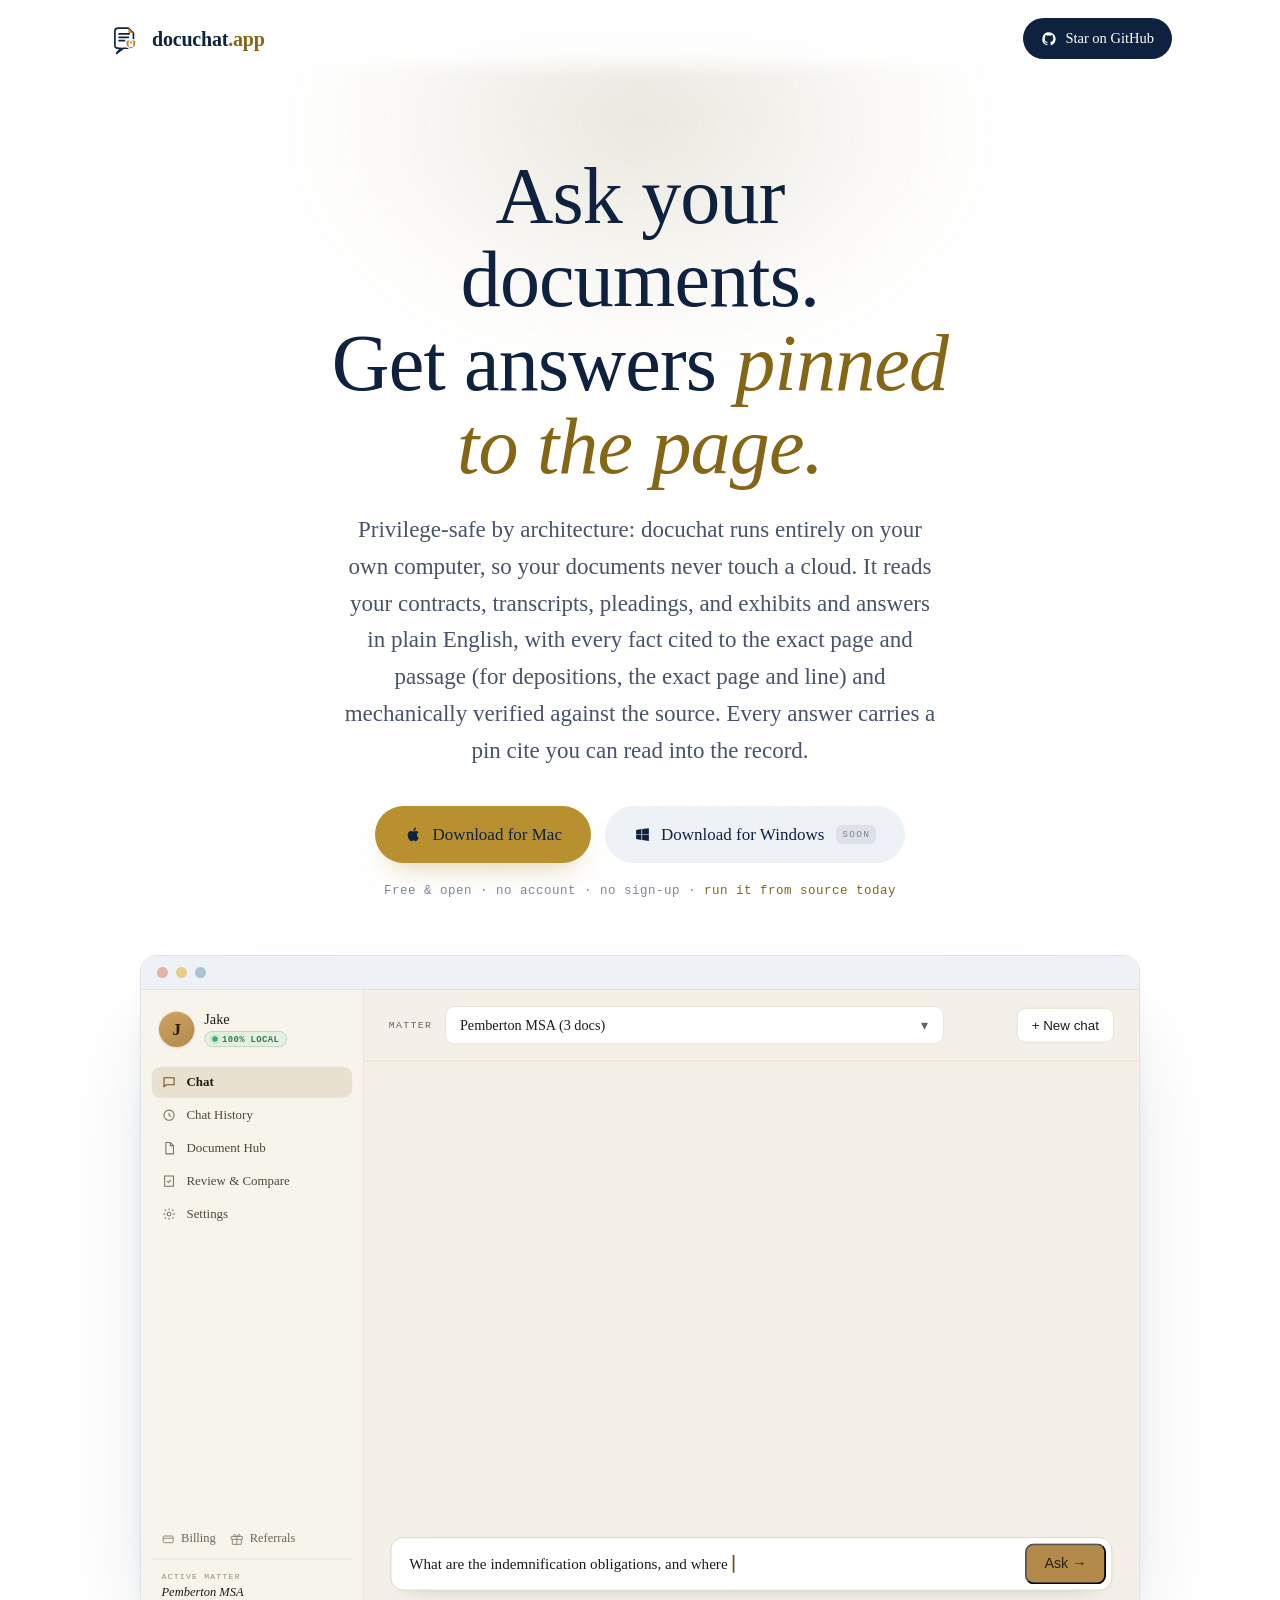
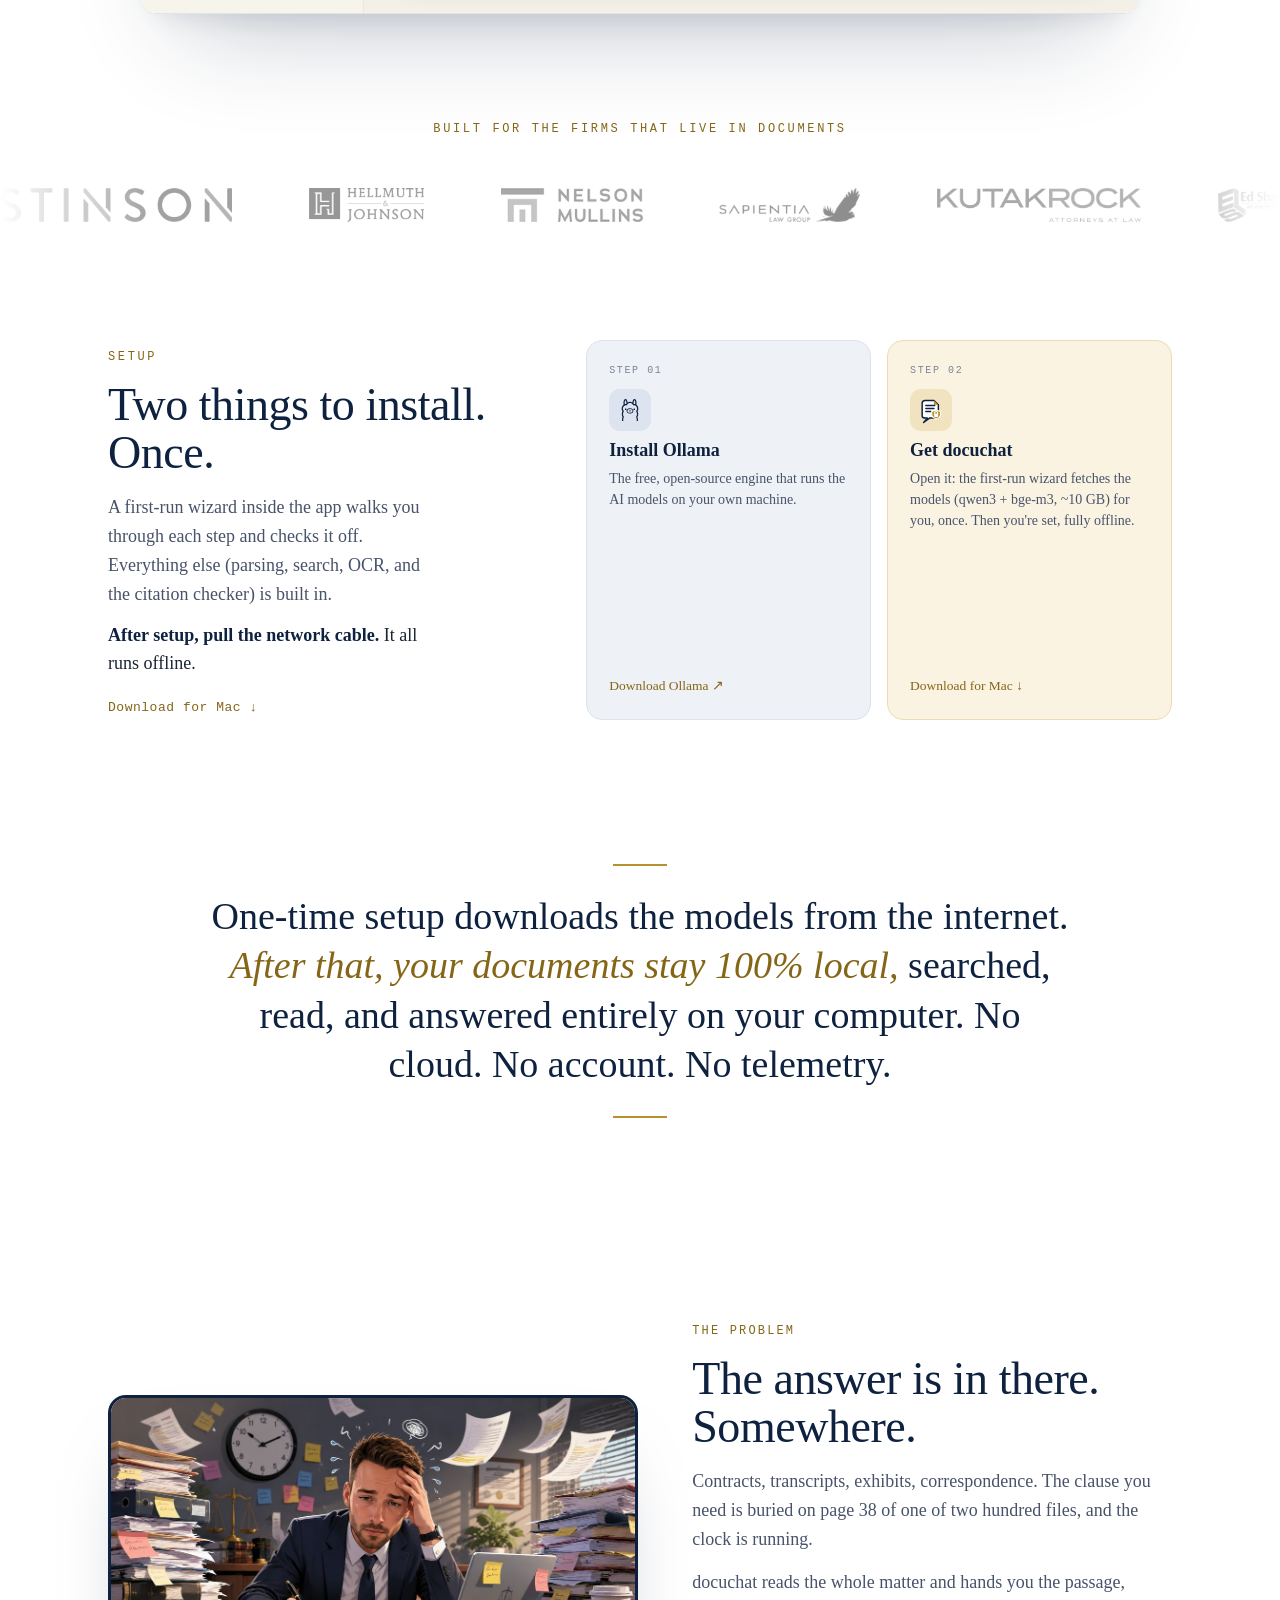
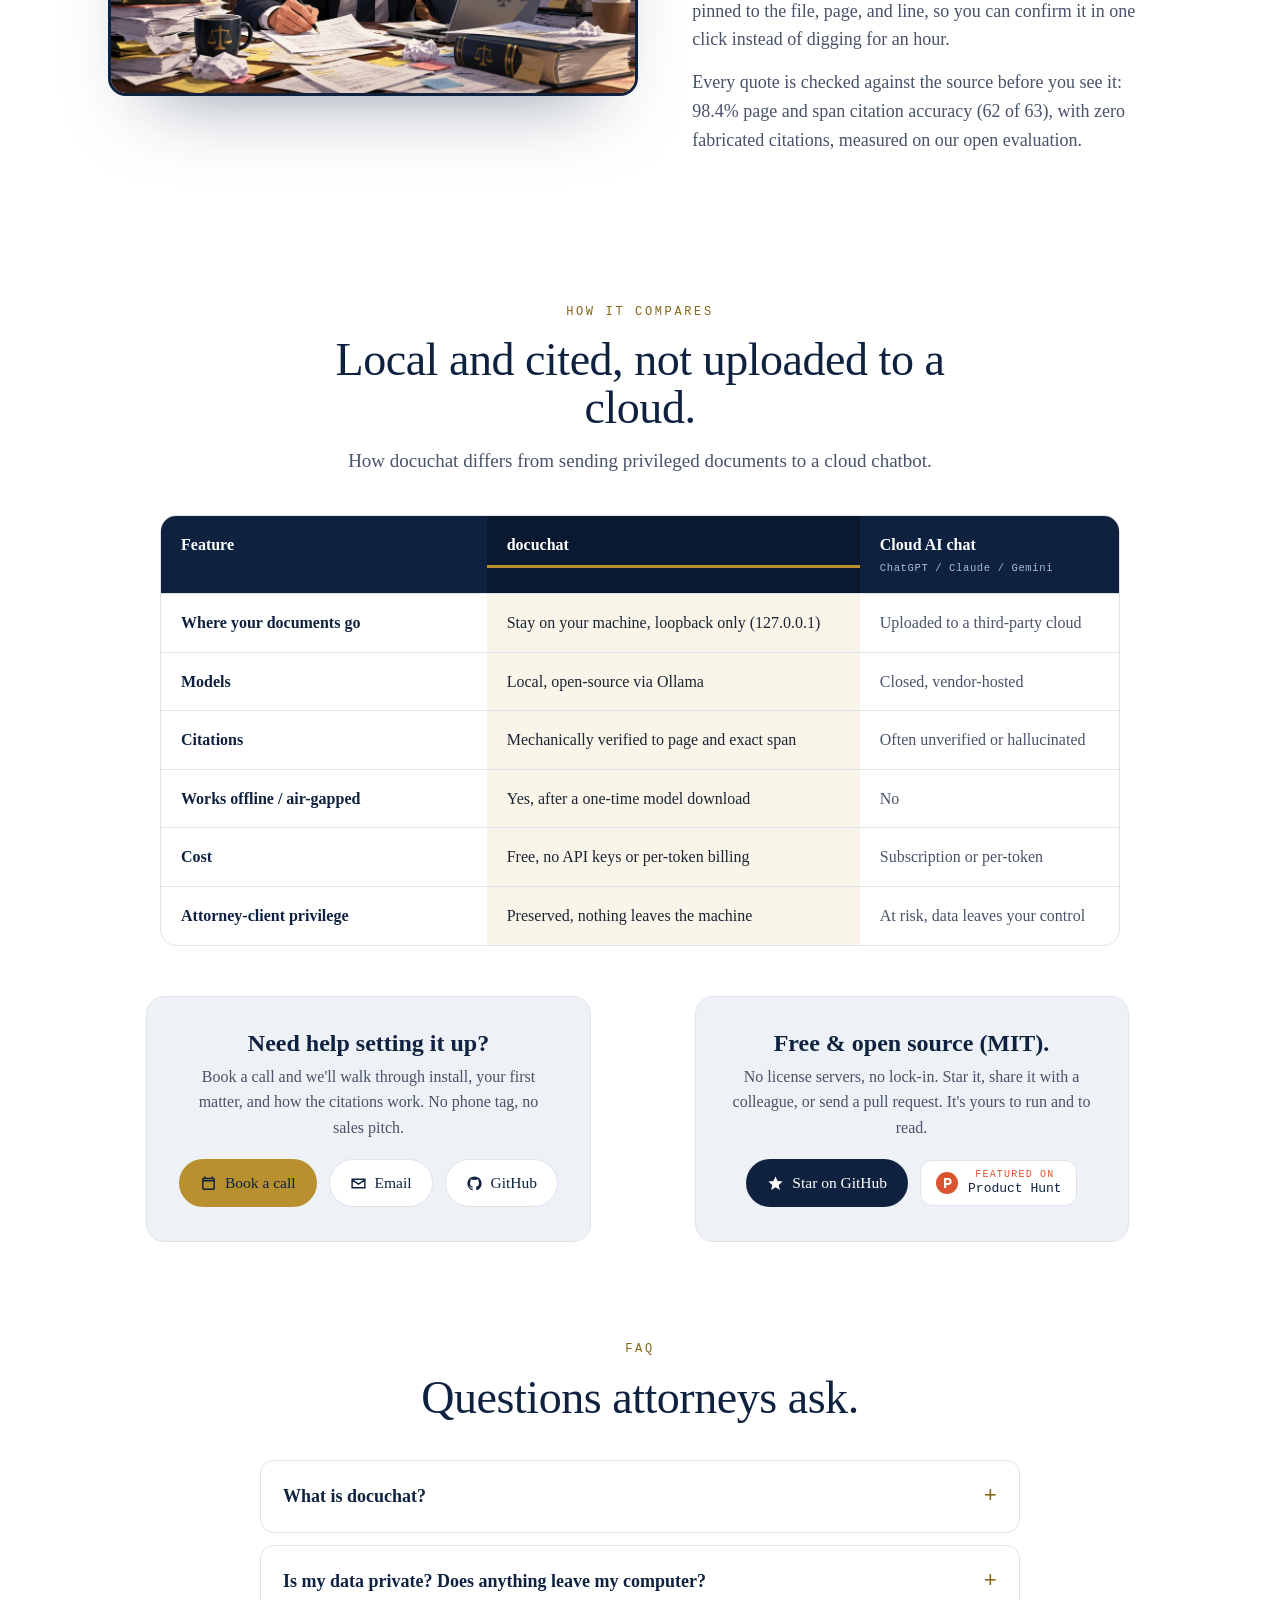
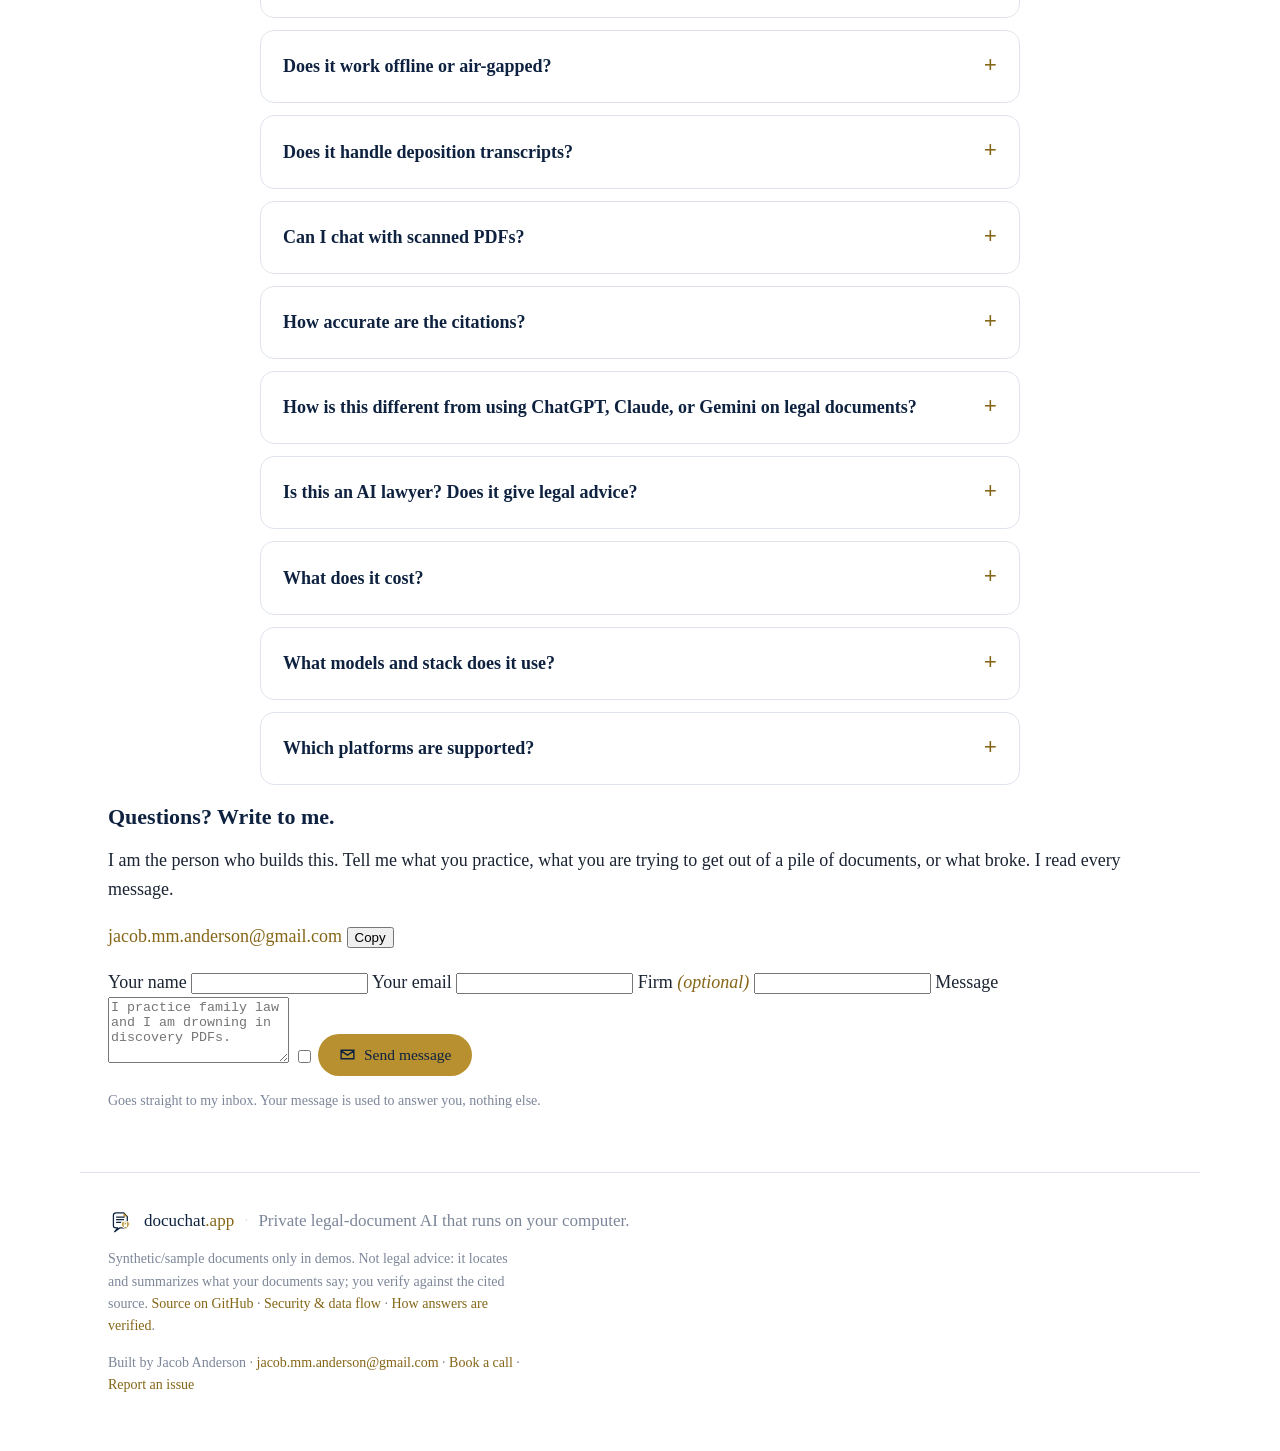
<file: site/index.html>
<!doctype html>
<html lang="en">
<head>
  <meta charset="utf-8">
  <meta name="viewport" content="width=device-width, initial-scale=1">
  <meta http-equiv="Content-Security-Policy" content="default-src 'self'; style-src 'self' 'unsafe-inline' https://fonts.googleapis.com; font-src https://fonts.gstatic.com; img-src 'self' data: https://api.producthunt.com https://ph-files.imgix.net; script-src 'self' https://us-assets.i.posthog.com; connect-src 'self' https://api.web3forms.com https://us.i.posthog.com https://us-assets.i.posthog.com; frame-src 'self'; base-uri 'self'; form-action 'self'; upgrade-insecure-requests">
  <meta name="referrer" content="strict-origin-when-cross-origin">
  <title>docuchat.app: your documents, answered, on your own computer</title>
  <meta name="description" content="A private AI for your legal documents. Ask questions, get answers pinned to the exact page and passage, and it runs 100% on your own Mac. No cloud, no account, no telemetry.">
  <link rel="canonical" href="https://docuchat.app/">
  <!-- google-site-verification meta goes here (owner creates the Search Console property and supplies the token) -->

  <!-- Open Graph / Twitter (share preview) -->
  <meta property="og:type" content="website">
  <meta property="og:site_name" content="docuchat.app">
  <meta property="og:title" content="docuchat.app: private, local AI for your legal documents">
  <meta property="og:description" content="Ask questions across your contracts, transcripts, and exhibits and get answers pinned to the exact page and span. Runs 100% on your own computer. Free and open source.">
  <meta property="og:url" content="https://docuchat.app/">
  <meta property="og:image" content="https://docuchat.app/assets/og-cover.png">
  <meta property="og:image:width" content="1200">
  <meta property="og:image:height" content="630">
  <meta property="og:image:alt" content="docuchat.app: ask your documents, get answers pinned to the page.">
  <meta name="twitter:card" content="summary_large_image">
  <meta name="twitter:title" content="docuchat.app: private, local AI for your legal documents">
  <meta name="twitter:description" content="Answers pinned to the exact page and span, running 100% on your own computer. Free and open source.">
  <meta name="twitter:image" content="https://docuchat.app/assets/og-cover.png">

  <!-- Public marketing page (NOT the air-gapped app). Distinctive web fonts are fine here. -->
  <link rel="preconnect" href="https://fonts.googleapis.com">
  <link rel="preconnect" href="https://fonts.gstatic.com" crossorigin>
  <link href="https://fonts.googleapis.com/css2?family=Fraunces:opsz,wght@9..144,400;9..144,500;9..144,600;9..144,900&family=Newsreader:ital,opsz,wght@0,6..72,400;0,6..72,500;1,6..72,400&family=IBM+Plex+Mono:wght@400;500&display=swap" rel="stylesheet">
  <link rel="stylesheet" href="styles.css">
  <link rel="icon" href="favicon.svg" type="image/svg+xml">

  <!-- Structured data (machine-only; not rendered) -->
  <script type="application/ld+json">
  {
    "@context": "https://schema.org",
    "@type": "Organization",
    "name": "docuchat",
    "url": "https://docuchat.app/",
    "logo": "https://docuchat.app/assets/docuchat-logo.png",
    "description": "Private, local AI for legal documents that keeps every document on your own computer and cites every answer to the exact page and span.",
    "sameAs": [
      "https://github.com/janderswag/docuchat.app",
      "https://www.producthunt.com/p/legal-document-chat-for-attorneys-open/legal-document-chat-for-attorneys-open"
    ]
  }
  </script>
  <script type="application/ld+json">
  {
    "@context": "https://schema.org",
    "@type": "SoftwareApplication",
    "name": "docuchat",
    "applicationCategory": "BusinessApplication",
    "operatingSystem": "macOS",
    "url": "https://docuchat.app/",
    "downloadUrl": "https://github.com/janderswag/docuchat.app/releases/latest/download/docuchat.dmg",
    "softwareVersion": "0.6.0",
    "softwareLicense": "https://opensource.org/licenses/MIT",
    "description": "Private, local AI for legal documents. Ask questions across your contracts, transcripts, and exhibits and get answers pinned to the exact page and span, running 100% on your own computer. Every citation is mechanically verified against the source; no cloud, no account, no telemetry.",
    "offers": {
      "@type": "Offer",
      "price": "0",
      "priceCurrency": "USD"
    }
  }
  </script>
</head>
<body>
  <div class="grain" aria-hidden="true"></div>

  <header class="masthead">
    <a class="wordmark" href="#top" aria-label="docuchat.app home">
      <svg class="logo-mark" viewBox="0 0 40 38" aria-hidden="true">
        <path class="lk-bubble" d="M12 6 H24 L30 12 V27 Q30 30 27 30 H18 L10 36 L15 30 H13 Q8 30 8 27 V10 Q8 6 12 6 Z"/>
        <path class="lk-fold" d="M24 6 L30 12 H24 Z"/>
        <path class="lk-line" d="M13 13 H25"/>
        <path class="lk-line" d="M13 17 H24"/>
        <path class="lk-line" d="M13 21 H20"/>
        <path class="lk-shield" d="M27 19 L33 21 V25 Q33 29 27 31 Q21 29 21 25 V21 Z"/>
        <path class="lk-lock" d="M25 24 V23 Q25 21 27 21 Q29 21 29 23 V24"/>
        <rect class="lk-lock-body" x="24.3" y="24" width="5.4" height="4.4" rx="1"/>
      </svg>
      <span class="wordmark-text">docuchat<span class="tld">.app</span></span>
    </a>
    <nav class="topnav">
      <a class="nav-gh" href="https://github.com/janderswag/docuchat.app" target="_blank" rel="noopener noreferrer" aria-label="docuchat on GitHub">
        <svg viewBox="0 0 24 24" aria-hidden="true"><path d="M12 2a10 10 0 0 0-3.16 19.49c.5.09.68-.22.68-.48v-1.7c-2.78.6-3.37-1.34-3.37-1.34-.46-1.16-1.11-1.47-1.11-1.47-.91-.62.07-.6.07-.6 1 .07 1.53 1.03 1.53 1.03.89 1.53 2.34 1.09 2.91.83.09-.65.35-1.09.63-1.34-2.22-.25-4.55-1.11-4.55-4.94 0-1.09.39-1.98 1.03-2.68-.1-.25-.45-1.27.1-2.65 0 0 .84-.27 2.75 1.02a9.5 9.5 0 0 1 5 0c1.91-1.29 2.75-1.02 2.75-1.02.55 1.38.2 2.4.1 2.65.64.7 1.03 1.59 1.03 2.68 0 3.84-2.34 4.69-4.57 4.94.36.31.68.92.68 1.85v2.74c0 .27.18.58.69.48A10 10 0 0 0 12 2z"/></svg>
        Star on GitHub
      </a>
    </nav>
  </header>

  <main id="top">
    <!-- HERO -->
    <section class="hero">
      <div class="glow" aria-hidden="true"></div>
      <h1 class="reveal" style="--d:0ms">
        Ask your documents.<br>
        Get answers <em>pinned to the&nbsp;page.</em>
      </h1>
      <p class="lede reveal" style="--d:160ms">
        Privilege-safe by architecture: docuchat runs entirely on your own computer, so your documents
        never touch a cloud. It reads your contracts, transcripts, pleadings, and exhibits and answers
        in plain English, with every fact cited to the exact page and passage (for depositions, the
        exact page and line) and mechanically verified against the source. Every answer carries a
        pin cite you can read into the record.
      </p>
      <div class="hero-cta reveal" style="--d:240ms">
        <a class="btn btn-mac" href="https://github.com/janderswag/docuchat.app/releases/latest/download/docuchat.dmg">
          <svg viewBox="0 0 24 24" class="apple" aria-hidden="true"><path d="M16.4 12.6c0-2.2 1.8-3.3 1.9-3.4-1-1.5-2.6-1.7-3.2-1.7-1.4-.1-2.6.8-3.3.8-.7 0-1.7-.8-2.8-.8-1.5 0-2.8.8-3.6 2.2-1.5 2.6-.4 6.5 1.1 8.6.7 1 1.6 2.2 2.7 2.1 1.1 0 1.5-.7 2.8-.7s1.7.7 2.8.7c1.2 0 1.9-1 2.6-2 .8-1.2 1.2-2.3 1.2-2.4-.1 0-2.2-.9-2.2-3.5zM14.3 6c.6-.7 1-1.7.9-2.7-.9 0-1.9.6-2.5 1.3-.5.6-1 1.6-.9 2.6 1 .1 2-.5 2.5-1.2z"/></svg>
          Download for Mac
        </a>
        <span class="btn btn-win" aria-disabled="true">
          <svg viewBox="0 0 24 24" class="win" aria-hidden="true"><path d="M3 5.5 10.5 4.4v7.1H3V5.5zM10.5 12.5v7.1L3 18.5v-6H10.5zM11.5 4.2 21 3v8.5h-9.5V4.2zM21 12.5V21l-9.5-1.3V12.5H21z"/></svg>
          Download for Windows <span class="btn-soon">soon</span>
        </span>
      </div>
      <p class="hero-fineprint reveal" style="--d:320ms">Free &amp; open &middot; no account &middot; no sign-up &middot; <a href="https://github.com/janderswag/docuchat.app" target="_blank" rel="noopener noreferrer">run it from source today</a></p>

      <!-- Product shot, directly under the buttons: the LIVE animated demo (auto-plays, loops).
           Swap the iframe src for a real screen-recording later. -->
      <figure class="hero-shot reveal" style="--d:420ms"
              aria-label="docuchat.app in action: typing a question and getting an answer cited to the exact page and section of the source document.">
        <div class="screen-bar"><span></span><span></span><span></span></div>
        <iframe class="screen-demo" src="demo.html" title="docuchat.app live demo"
                loading="lazy" scrolling="no" tabindex="-1"></iframe>
      </figure>
    </section>

    <!-- FIRMS: a quiet river of practices below the demo. Two identical sets
         (.firm-set) make the drift loop seamless; the second is aria-hidden. -->
    <section class="firms reveal" aria-label="Law practices docuchat is built for">
      <p class="kicker firms-kicker">Built for the firms that live in documents</p>
      <div class="firm-river">
        <div class="firm-track">
          <div class="firm-set">
            <img src="assets/firms/stinson.png" alt="Stinson" loading="lazy">
            <img src="assets/firms/hellmuth-johnson.png" alt="Hellmuth &amp; Johnson" loading="lazy">
            <img src="assets/firms/nelson-mullins.png" alt="Nelson Mullins" loading="lazy">
            <img src="assets/firms/sapientia.png" alt="Sapientia Law Group" loading="lazy">
            <img src="assets/firms/kutak-rock.png" alt="Kutak Rock" loading="lazy">
            <img src="assets/firms/ed-shaw.png" alt="Ed Shaw Law" loading="lazy">
            <img src="assets/firms/hinshaw.png" alt="Hinshaw" loading="lazy">
            <img src="assets/firms/gammello-pearson.png" alt="Gammello-Pearson" loading="lazy">
            <img src="assets/firms/lathrop-gpm.png" alt="Lathrop GPM" loading="lazy">
            <img src="assets/firms/felhaber-larson.png" alt="Felhaber Larson" loading="lazy">
            <img src="assets/firms/severson-porter.png" alt="Severson Porter Law" loading="lazy">
            <img src="assets/firms/henson-efron.png" alt="Henson Efron" loading="lazy">
            <img src="assets/firms/ogletree.png" alt="Ogletree Deakins" loading="lazy">
            <img src="assets/firms/bskk.png" alt="BSKK" loading="lazy">
          </div>
          <div class="firm-set" aria-hidden="true">
            <img src="assets/firms/stinson.png" alt="" loading="lazy">
            <img src="assets/firms/hellmuth-johnson.png" alt="" loading="lazy">
            <img src="assets/firms/nelson-mullins.png" alt="" loading="lazy">
            <img src="assets/firms/sapientia.png" alt="" loading="lazy">
            <img src="assets/firms/kutak-rock.png" alt="" loading="lazy">
            <img src="assets/firms/ed-shaw.png" alt="" loading="lazy">
            <img src="assets/firms/hinshaw.png" alt="" loading="lazy">
            <img src="assets/firms/gammello-pearson.png" alt="" loading="lazy">
            <img src="assets/firms/lathrop-gpm.png" alt="" loading="lazy">
            <img src="assets/firms/felhaber-larson.png" alt="" loading="lazy">
            <img src="assets/firms/severson-porter.png" alt="" loading="lazy">
            <img src="assets/firms/henson-efron.png" alt="" loading="lazy">
            <img src="assets/firms/ogletree.png" alt="" loading="lazy">
            <img src="assets/firms/bskk.png" alt="" loading="lazy">
          </div>
        </div>
      </div>
    </section>

    <!-- SETUP: intro + a diagram of the whole local stack -->
    <section id="how" class="setup">
      <div class="setup-intro reveal">
        <span class="kicker">Setup</span>
        <h2>Two things to&nbsp;install. Once.</h2>
        <p>A first-run wizard inside the app walks you through each step and checks it off.
           Everything else (parsing, search, OCR, and the citation checker) is built in.</p>
        <p class="setup-after"><strong>After setup, pull the network cable.</strong> It all runs offline.</p>
        <a class="setup-link" href="https://github.com/janderswag/docuchat.app/releases/latest/download/docuchat.dmg">Download for Mac&nbsp;↓</a>
      </div>

      <div class="setup-grid">
        <!-- the 2 things you install -->
        <div class="setup-featured">
          <article class="scard s-1 reveal">
            <span class="snum">Step 01</span>
            <span class="sico"><svg viewBox="0 0 24 24" class="brand" aria-hidden="true"><path d="M16.361 10.26a.894.894 0 0 0-.558.47l-.072.148.001.207c0 .193.004.217.059.353.076.193.152.312.291.448.24.238.51.3.872.205a.86.86 0 0 0 .517-.436.752.752 0 0 0 .08-.498c-.064-.453-.33-.782-.724-.897a1.06 1.06 0 0 0-.466 0zm-9.203.005c-.305.096-.533.32-.65.639a1.187 1.187 0 0 0-.06.52c.057.309.31.59.598.667.362.095.632.033.872-.205.14-.136.215-.255.291-.448.055-.136.059-.16.059-.353l.001-.207-.072-.148a.894.894 0 0 0-.565-.472 1.02 1.02 0 0 0-.474.007Zm4.184 2c-.131.071-.223.25-.195.383.031.143.157.288.353.407.105.063.112.072.117.136.004.038-.01.146-.029.243-.02.094-.036.194-.036.222.002.074.07.195.143.253.064.052.076.054.255.059.164.005.198.001.264-.03.169-.082.212-.234.15-.525-.052-.243-.042-.28.087-.355.137-.08.281-.219.324-.314a.365.365 0 0 0-.175-.48.394.394 0 0 0-.181-.033c-.126 0-.207.03-.355.124l-.085.053-.053-.032c-.219-.13-.259-.145-.391-.143a.396.396 0 0 0-.193.032zm.39-2.195c-.373.036-.475.05-.654.086-.291.06-.68.195-.951.328-.94.46-1.589 1.226-1.787 2.114-.04.176-.045.234-.045.53 0 .294.005.357.043.524.264 1.16 1.332 2.017 2.714 2.173.3.033 1.596.033 1.896 0 1.11-.125 2.064-.727 2.493-1.571.114-.226.169-.372.22-.602.039-.167.044-.23.044-.523 0-.297-.005-.355-.045-.531-.288-1.29-1.539-2.304-3.072-2.497a6.873 6.873 0 0 0-.855-.031zm.645.937a3.283 3.283 0 0 1 1.44.514c.223.148.537.458.671.662.166.251.26.508.303.82.02.143.01.251-.043.482-.08.345-.332.705-.672.957a3.115 3.115 0 0 1-.689.348c-.382.122-.632.144-1.525.138-.582-.006-.686-.01-.853-.042-.57-.107-1.022-.334-1.35-.68-.264-.28-.385-.535-.45-.946-.03-.192.025-.509.137-.776.136-.326.488-.73.836-.963.403-.269.934-.46 1.422-.512.187-.02.586-.02.773-.002zm-5.503-11a1.653 1.653 0 0 0-.683.298C5.617.74 5.173 1.666 4.985 2.819c-.07.436-.119 1.04-.119 1.503 0 .544.064 1.24.155 1.721.02.107.031.202.023.208a8.12 8.12 0 0 1-.187.152 5.324 5.324 0 0 0-.949 1.02 5.49 5.49 0 0 0-.94 2.339 6.625 6.625 0 0 0-.023 1.357c.091.78.325 1.438.727 2.04l.13.195-.037.064c-.269.452-.498 1.105-.605 1.732-.084.496-.095.629-.095 1.294 0 .67.009.803.088 1.266.095.555.288 1.143.503 1.534.071.128.243.393.264.407.007.003-.014.067-.046.141a7.405 7.405 0 0 0-.548 1.873c-.062.417-.071.552-.071.991 0 .56.031.832.148 1.279L3.42 24h1.478l-.05-.091c-.297-.552-.325-1.575-.068-2.597.117-.472.25-.819.498-1.296l.148-.29v-.177c0-.165-.003-.184-.057-.293a.915.915 0 0 0-.194-.25 1.74 1.74 0 0 1-.385-.543c-.424-.92-.506-2.286-.208-3.451.124-.486.329-.918.544-1.154a.787.787 0 0 0 .223-.531c0-.195-.07-.355-.224-.522a3.136 3.136 0 0 1-.817-1.729c-.14-.96.114-2.005.69-2.834.563-.814 1.353-1.336 2.237-1.475.199-.033.57-.028.776.01.226.04.367.028.512-.041.179-.085.268-.19.374-.431.093-.215.165-.333.36-.576.234-.29.46-.489.822-.729.413-.27.884-.467 1.352-.561.17-.035.25-.04.569-.04.319 0 .398.005.569.04a4.07 4.07 0 0 1 1.914.997c.117.109.398.457.488.602.034.057.095.177.132.267.105.241.195.346.374.43.14.068.286.082.503.045.343-.058.607-.053.943.016 1.144.23 2.14 1.173 2.581 2.437.385 1.108.276 2.267-.296 3.153-.097.15-.193.27-.333.419-.301.322-.301.722-.001 1.053.493.539.801 1.866.708 3.036-.062.772-.26 1.463-.533 1.854a2.096 2.096 0 0 1-.224.258.916.916 0 0 0-.194.25c-.054.109-.057.128-.057.293v.178l.148.29c.248.476.38.823.498 1.295.253 1.008.231 2.01-.059 2.581a.845.845 0 0 0-.044.098c0 .006.329.009.732.009h.73l.02-.074.036-.134c.019-.076.057-.3.088-.516.029-.217.029-1.016 0-1.258-.11-.875-.295-1.57-.597-2.226-.032-.074-.053-.138-.046-.141.008-.005.057-.074.108-.152.376-.569.607-1.284.724-2.228.031-.26.031-1.378 0-1.628-.083-.645-.182-1.082-.348-1.525a6.083 6.083 0 0 0-.329-.7l-.038-.064.131-.194c.402-.604.636-1.262.727-2.04a6.625 6.625 0 0 0-.024-1.358 5.512 5.512 0 0 0-.939-2.339 5.325 5.325 0 0 0-.95-1.02 8.097 8.097 0 0 1-.186-.152.692.692 0 0 1 .023-.208c.208-1.087.201-2.443-.017-3.503-.19-.924-.535-1.658-.98-2.082-.354-.338-.716-.482-1.15-.455-.996.059-1.8 1.205-2.116 3.01a6.805 6.805 0 0 0-.097.726c0 .036-.007.066-.015.066a.96.96 0 0 1-.149-.078A4.857 4.857 0 0 0 12 3.03c-.832 0-1.687.243-2.456.698a.958.958 0 0 1-.148.078c-.008 0-.015-.03-.015-.066a6.71 6.71 0 0 0-.097-.725C8.997 1.392 8.337.319 7.46.048a2.096 2.096 0 0 0-.585-.041Zm.293 1.402c.248.197.523.759.682 1.388.03.113.06.244.069.292.007.047.026.152.041.233.067.365.098.76.102 1.24l.002.475-.12.175-.118.178h-.278c-.324 0-.646.041-.954.124l-.238.06c-.033.007-.038-.003-.057-.144a8.438 8.438 0 0 1 .016-2.323c.124-.788.413-1.501.696-1.711.067-.05.079-.049.157.013zm9.825-.012c.17.126.358.46.498.888.28.854.36 2.028.212 3.145-.019.14-.024.151-.057.144l-.238-.06a3.693 3.693 0 0 0-.954-.124h-.278l-.119-.178-.119-.175.002-.474c.004-.669.066-1.19.214-1.772.157-.623.434-1.185.68-1.382.078-.062.09-.063.159-.012z"/></svg></span>
            <h3>Install Ollama</h3>
            <p>The free, open-source engine that runs the AI models on your own machine.</p>
            <a href="https://ollama.com/download" target="_blank" rel="noopener noreferrer">Download Ollama&nbsp;↗</a>
          </article>

          <article class="scard s-3 reveal">
            <span class="snum">Step 02</span>
            <span class="sico s3mark"><svg class="logo-mark" viewBox="0 0 40 38" aria-hidden="true">
              <path class="lk-bubble" d="M12 6 H24 L30 12 V27 Q30 30 27 30 H18 L10 36 L15 30 H13 Q8 30 8 27 V10 Q8 6 12 6 Z"/>
              <path class="lk-fold" d="M24 6 L30 12 H24 Z"/>
              <path class="lk-line" d="M13 13 H25"/><path class="lk-line" d="M13 17 H24"/><path class="lk-line" d="M13 21 H20"/>
              <path class="lk-shield" d="M27 19 L33 21 V25 Q33 29 27 31 Q21 29 21 25 V21 Z"/>
              <path class="lk-lock" d="M25 24 V23 Q25 21 27 21 Q29 21 29 23 V24"/>
              <rect class="lk-lock-body" x="24.3" y="24" width="5.4" height="4.4" rx="1"/>
            </svg></span>
            <h3>Get docuchat</h3>
            <p>Open it: the first-run wizard fetches the models (qwen3 + bge-m3, ~10&nbsp;GB) for you, once. Then you're set, fully offline.</p>
            <a href="https://github.com/janderswag/docuchat.app/releases/latest/download/docuchat.dmg">Download for Mac&nbsp;↓</a>
          </article>
        </div>
      </div>
    </section>

    <!-- PRIVACY -->
    <section class="privacy reveal">
      <p class="privacy-statement">
        One-time setup downloads the models from the internet.
        <em>After that, your documents stay 100% local,</em>
        searched, read, and answered entirely on your computer. No cloud. No account. No telemetry.
      </p>
    </section>

    <!-- PROBLEM: the overwhelmed attorney -->
    <section class="problem">
      <div class="problem-grid">
        <figure class="problem-figure reveal">
          <img src="assets/docuchat-problem.jpg" width="1100" height="619" loading="lazy"
               alt="An attorney at a desk buried under stacks of paper files, sticky notes, and binders, looking overwhelmed.">
        </figure>
        <div class="problem-copy reveal">
          <p class="lead-in">The problem</p>
          <h2>The answer is in there. Somewhere.</h2>
          <p>Contracts, transcripts, exhibits, correspondence. The clause you need is buried on page 38
             of one of two hundred files, and the clock is running.</p>
          <p>docuchat reads the whole matter and hands you the passage, pinned to the file, page, and line,
             so you can confirm it in one click instead of digging for an hour.</p>
          <p>Every quote is checked against the source before you see it: 98.4% page and span citation
             accuracy (62 of 63), with zero fabricated citations, measured on our open evaluation.</p>
        </div>
      </div>
    </section>

    <!-- COMPARISON: vs cloud AI chat -->
    <section id="compare" class="compare">
      <div class="section-head center reveal">
        <span class="kicker">How it compares</span>
        <h2>Local and cited, not uploaded to a cloud.</h2>
        <p>How docuchat differs from sending privileged documents to a cloud chatbot.</p>
      </div>
      <div class="compare-wrap reveal">
        <table class="compare-table">
          <thead>
            <tr>
              <th scope="col"><span class="ct-corner">Feature</span></th>
              <th scope="col" class="ct-us">docuchat</th>
              <th scope="col">Cloud AI chat<small>ChatGPT / Claude / Gemini</small></th>
            </tr>
          </thead>
          <tbody>
            <tr>
              <th scope="row">Where your documents go</th>
              <td class="ct-us" data-label="docuchat">Stay on your machine, loopback only (127.0.0.1)</td>
              <td data-label="Cloud AI chat">Uploaded to a third-party cloud</td>
            </tr>
            <tr>
              <th scope="row">Models</th>
              <td class="ct-us" data-label="docuchat">Local, open-source via Ollama</td>
              <td data-label="Cloud AI chat">Closed, vendor-hosted</td>
            </tr>
            <tr>
              <th scope="row">Citations</th>
              <td class="ct-us" data-label="docuchat">Mechanically verified to page and exact span</td>
              <td data-label="Cloud AI chat">Often unverified or hallucinated</td>
            </tr>
            <tr>
              <th scope="row">Works offline / air-gapped</th>
              <td class="ct-us" data-label="docuchat">Yes, after a one-time model download</td>
              <td data-label="Cloud AI chat">No</td>
            </tr>
            <tr>
              <th scope="row">Cost</th>
              <td class="ct-us" data-label="docuchat">Free, no API keys or per-token billing</td>
              <td data-label="Cloud AI chat">Subscription or per-token</td>
            </tr>
            <tr>
              <th scope="row">Attorney-client privilege</th>
              <td class="ct-us" data-label="docuchat">Preserved, nothing leaves the machine</td>
              <td data-label="Cloud AI chat">At risk, data leaves your control</td>
            </tr>
          </tbody>
        </table>
      </div>
    </section>

    <!-- HELP + OPEN SOURCE bands -->
    <div class="bands">
      <section class="band reveal">
        <h3>Need help setting it up?</h3>
        <p>Book a call and we'll walk through install, your first matter, and how the citations work.
           No phone tag, no sales pitch.</p>
        <div class="band-actions">
          <a class="band-btn primary" href="https://cal.com/hawkify/janderswag" target="_blank" rel="noopener noreferrer">
            <svg viewBox="0 0 24 24" aria-hidden="true"><path d="M7 2v3M17 2v3M3 8h18M5 5h14a1 1 0 0 1 1 1v13a1 1 0 0 1-1 1H5a1 1 0 0 1-1-1V6a1 1 0 0 1 1-1z" fill="none" stroke="currentColor" stroke-width="2"/></svg>
            Book a call
          </a>
          <a class="band-btn ghost" href="mailto:jacob.mm.anderson@gmail.com">
            <svg viewBox="0 0 24 24" aria-hidden="true"><path d="M3 6h18v12H3zM3 7l9 6 9-6" fill="none" stroke="currentColor" stroke-width="2"/></svg>
            Email
          </a>
          <a class="band-btn ghost" href="https://github.com/janderswag/docuchat.app" target="_blank" rel="noopener noreferrer">
            <svg viewBox="0 0 24 24" aria-hidden="true"><path d="M12 2a10 10 0 0 0-3.16 19.49c.5.09.68-.22.68-.48v-1.7c-2.78.6-3.37-1.34-3.37-1.34-.46-1.16-1.11-1.47-1.11-1.47-.91-.62.07-.6.07-.6 1 .07 1.53 1.03 1.53 1.03.89 1.53 2.34 1.09 2.91.83.09-.65.35-1.09.63-1.34-2.22-.25-4.55-1.11-4.55-4.94 0-1.09.39-1.98 1.03-2.68-.1-.25-.45-1.27.1-2.65 0 0 .84-.27 2.75 1.02a9.5 9.5 0 0 1 5 0c1.91-1.29 2.75-1.02 2.75-1.02.55 1.38.2 2.4.1 2.65.64.7 1.03 1.59 1.03 2.68 0 3.84-2.34 4.69-4.57 4.94.36.31.68.92.68 1.85v2.74c0 .27.18.58.69.48A10 10 0 0 0 12 2z"/></svg>
            GitHub
          </a>
        </div>
      </section>

      <section class="band reveal">
        <h3>Free &amp; open source (MIT).</h3>
        <p>No license servers, no lock-in. Star it, share it with a colleague, or send a pull request.
           It's yours to run and to read.</p>
        <div class="band-actions">
          <a class="band-btn dark" href="https://github.com/janderswag/docuchat.app" target="_blank" rel="noopener noreferrer">
            <svg viewBox="0 0 24 24" aria-hidden="true"><path d="M12 17.3l-6.18 3.7 1.64-7.03L2 9.24l7.19-.61L12 2l2.81 6.63 7.19.61-5.46 4.73L18.18 21z"/></svg>
            Star on GitHub
          </a>
          <!-- TODO: swap official PH badge SVG from PH dashboard (api.producthunt.com featured embed) -->
          <a class="ph-badge" href="https://www.producthunt.com/p/legal-document-chat-for-attorneys-open/legal-document-chat-for-attorneys-open" target="_blank" rel="noopener noreferrer" aria-label="Find docuchat on Product Hunt">
            <svg viewBox="0 0 24 24" aria-hidden="true"><circle cx="12" cy="12" r="11" fill="#da552f"/><path d="M13.2 7H9v10h2.2v-3h2c2 0 3.5-1.5 3.5-3.5S15.2 7 13.2 7zm-.1 5H11.2V9h1.9c.9 0 1.5.6 1.5 1.5S14 12 13.1 12z" fill="#fff"/></svg>
            <span><span class="ph-cat">Featured on</span><span class="ph-name">Product Hunt</span></span>
          </a>
        </div>
      </section>
    </div>

    <!-- FAQ -->
    <section id="faq" class="faq">
      <div class="section-head center reveal">
        <span class="kicker">FAQ</span>
        <h2>Questions attorneys ask.</h2>
      </div>
      <div class="faq-list">
        <details class="faq-item reveal">
          <summary>What is docuchat?</summary>
          <p>docuchat is a private, local AI for legal documents. It runs entirely on your own computer and lets you ask plain-English questions across your contracts, transcripts, pleadings, and exhibits, with every answer cited to the exact page and span it came from. It is free and open source under the MIT license.</p>
        </details>
        <details class="faq-item reveal">
          <summary>Is my data private? Does anything leave my computer?</summary>
          <p>No. The query path makes no cloud calls and needs no API keys. Your documents are never uploaded to OpenAI, Anthropic, Google, or any third party. Inference, embeddings, OCR, and storage all run locally, and the service binds to loopback (127.0.0.1) only. If you connect an import source (Gmail, Notion, Zoom, and 25 more), that connection pulls your documents IN from that service when you ask it to; nothing goes the other way, and the security page lists every call.</p>
        </details>
        <details class="faq-item reveal">
          <summary>Does it work offline or air-gapped?</summary>
          <p>Yes. After a one-time local model download through Ollama, docuchat runs with no internet connection.</p>
        </details>
        <details class="faq-item reveal">
          <summary>Does it handle deposition transcripts?</summary>
          <p>Yes. Mark an upload as a transcript and answers cite the exact page and line (for example p.45:12-18). The line numbers are derived from the verified quote itself, never guessed by the AI; if a quote appears twice on a page, you get a page citation instead of a wrong line. A one-click digest reads the entire transcript and produces a Word table where every row is a verified verbatim quote with its cite. Condensed four-per-sheet transcripts are detected and declined so line numbers are never wrong; upload the full-size transcript or the ASCII text file from your court reporter.</p>
        </details>
        <details class="faq-item reveal">
          <summary>Can I chat with scanned PDFs?</summary>
          <p>Yes. Image-only pages are routed through local Tesseract OCR, while born-digital pages keep the fast text path. Tables and exhibits are extracted as structured, citable content. OCR runs about a second per page on your own machine, so a large scanned collection is best left to ingest overnight; typed PDFs index in minutes.</p>
        </details>
        <details class="faq-item reveal">
          <summary>How accurate are the citations?</summary>
          <p>Every cited quote is checked character-by-character against the retrieved source before you see it, so a fabricated or altered quote yields zero citations. On our open evaluation, page and span citation accuracy was 98.4% (62 of 63), with zero displayed fabrications.</p>
        </details>
        <details class="faq-item reveal">
          <summary>How is this different from using ChatGPT, Claude, or Gemini on legal documents?</summary>
          <p>Those tools send your documents to a third-party cloud, which is a non-starter for privileged, confidential material. docuchat keeps everything local, uses open-source models, and mechanically verifies every citation to a real page and span.</p>
        </details>
        <details class="faq-item reveal">
          <summary>Is this an AI lawyer? Does it give legal advice?</summary>
          <p>No. It is a cited-retrieval assistant: it locates and summarizes what your documents say, with citations you verify. It gives no legal advice, draws no legal conclusions, and takes no actions.</p>
        </details>
        <details class="faq-item reveal">
          <summary>What does it cost?</summary>
          <p>docuchat is free and open source under the MIT license. There are no API keys, no per-token billing, and no subscription.</p>
        </details>
        <details class="faq-item reveal">
          <summary>What models and stack does it use?</summary>
          <p>Local open-source models through Ollama (qwen3:14b for chat, bge-m3 for embeddings), with FastAPI, LanceDB for vector search, and PyMuPDF, Docling, and Tesseract for parsing and OCR. The retrieval and answering path is hand-rolled, with no LangChain and no LlamaIndex, for a transparent citation trail.</p>
        </details>
        <details class="faq-item reveal">
          <summary>Which platforms are supported?</summary>
          <p>The macOS app is available now as a signed, notarized one-click download (Apple Silicon). The Windows app is in progress and will be linked here when it ships. You can also run docuchat from source on macOS, Windows, or Linux with Python and Ollama, and the first-run wizard inside the app downloads the local models for you.</p>
        </details>
      </div>
    </section>

    <script type="application/ld+json">
    {
      "@context": "https://schema.org",
      "@type": "FAQPage",
      "mainEntity": [
        {
          "@type": "Question",
          "name": "What is docuchat?",
          "acceptedAnswer": {
            "@type": "Answer",
            "text": "docuchat is a private, local AI for legal documents. It runs entirely on your own computer and lets you ask plain-English questions across your contracts, transcripts, pleadings, and exhibits, with every answer cited to the exact page and span it came from. It is free and open source under the MIT license."
          }
        },
        {
          "@type": "Question",
          "name": "Is my data private? Does anything leave my computer?",
          "acceptedAnswer": {
            "@type": "Answer",
            "text": "No. The query path makes no cloud calls and needs no API keys. Your documents are never uploaded to OpenAI, Anthropic, Google, or any third party. Inference, embeddings, OCR, and storage all run locally, and the service binds to loopback (127.0.0.1) only. If you connect an import source (Gmail, Notion, Zoom, and 25 more), that connection pulls your documents IN from that service when you ask it to; nothing goes the other way, and the security page lists every call."
          }
        },
        {
          "@type": "Question",
          "name": "Does it work offline or air-gapped?",
          "acceptedAnswer": {
            "@type": "Answer",
            "text": "Yes. After a one-time local model download through Ollama, docuchat runs with no internet connection."
          }
        },
        {
          "@type": "Question",
          "name": "Does it handle deposition transcripts?",
          "acceptedAnswer": {
            "@type": "Answer",
            "text": "Yes. Mark an upload as a transcript and answers cite the exact page and line (for example p.45:12-18). The line numbers are derived from the verified quote itself, never guessed by the AI; if a quote appears twice on a page, you get a page citation instead of a wrong line. A one-click digest reads the entire transcript and produces a Word table where every row is a verified verbatim quote with its cite. Condensed four-per-sheet transcripts are detected and declined so line numbers are never wrong; upload the full-size transcript or the ASCII text file from your court reporter."
          }
        },
        {
          "@type": "Question",
          "name": "Can I chat with scanned PDFs?",
          "acceptedAnswer": {
            "@type": "Answer",
            "text": "Yes. Image-only pages are routed through local Tesseract OCR, while born-digital pages keep the fast text path. Tables and exhibits are extracted as structured, citable content. OCR runs about a second per page on your own machine, so a large scanned collection is best left to ingest overnight; typed PDFs index in minutes."
          }
        },
        {
          "@type": "Question",
          "name": "How accurate are the citations?",
          "acceptedAnswer": {
            "@type": "Answer",
            "text": "Every cited quote is checked character-by-character against the retrieved source before you see it, so a fabricated or altered quote yields zero citations. On our open evaluation, page and span citation accuracy was 98.4% (62 of 63), with zero displayed fabrications."
          }
        },
        {
          "@type": "Question",
          "name": "How is this different from using ChatGPT, Claude, or Gemini on legal documents?",
          "acceptedAnswer": {
            "@type": "Answer",
            "text": "Those tools send your documents to a third-party cloud, which is a non-starter for privileged, confidential material. docuchat keeps everything local, uses open-source models, and mechanically verifies every citation to a real page and span."
          }
        },
        {
          "@type": "Question",
          "name": "Is this an AI lawyer? Does it give legal advice?",
          "acceptedAnswer": {
            "@type": "Answer",
            "text": "No. It is a cited-retrieval assistant: it locates and summarizes what your documents say, with citations you verify. It gives no legal advice, draws no legal conclusions, and takes no actions."
          }
        },
        {
          "@type": "Question",
          "name": "What does it cost?",
          "acceptedAnswer": {
            "@type": "Answer",
            "text": "docuchat is free and open source under the MIT license. There are no API keys, no per-token billing, and no subscription."
          }
        },
        {
          "@type": "Question",
          "name": "What models and stack does it use?",
          "acceptedAnswer": {
            "@type": "Answer",
            "text": "Local open-source models through Ollama (qwen3:14b for chat, bge-m3 for embeddings), with FastAPI, LanceDB for vector search, and PyMuPDF, Docling, and Tesseract for parsing and OCR. The retrieval and answering path is hand-rolled, with no LangChain and no LlamaIndex, for a transparent citation trail."
          }
        },
        {
          "@type": "Question",
          "name": "Which platforms are supported?",
          "acceptedAnswer": {
            "@type": "Answer",
            "text": "The macOS app is available now as a signed, notarized one-click download (Apple Silicon). The Windows app is in progress and will be linked here when it ships. You can also run docuchat from source on macOS, Windows, or Linux with Python and Ollama, and the first-run wizard inside the app downloads the local models for you."
          }
        }
      ]
    }
    </script>
    <!-- CONTACT -->
    <section class="contact reveal" id="contact">
      <div class="contact-inner">
        <div class="contact-copy">
          <h3>Questions? Write to me.</h3>
          <p>I am the person who builds this. Tell me what you practice, what you are trying to get
             out of a pile of documents, or what broke. I read every message.</p>
          <p class="contact-direct">
            <a href="mailto:jacob.mm.anderson@gmail.com">jacob.mm.anderson@gmail.com</a>
            <button type="button" class="copy-mail" data-mail="jacob.mm.anderson@gmail.com">Copy</button>
          </p>
        </div>
        <form class="contact-form" id="contact-form">
          <label>
            <span>Your name</span>
            <input type="text" name="name" autocomplete="name" required>
          </label>
          <label>
            <span>Your email</span>
            <input type="email" name="email" autocomplete="email" required>
          </label>
          <label>
            <span>Firm <em>(optional)</em></span>
            <input type="text" name="firm" autocomplete="organization">
          </label>
          <label>
            <span>Message</span>
            <textarea name="message" rows="4" required
              placeholder="I practice family law and I am drowning in discovery PDFs."></textarea>
          </label>
          <input type="checkbox" name="botcheck" class="hp" tabindex="-1" autocomplete="off" aria-hidden="true">
          <button type="submit" class="band-btn primary contact-send">
            <svg viewBox="0 0 24 24" aria-hidden="true"><path d="M3 6h18v12H3zM3 7l9 6 9-6" fill="none" stroke="currentColor" stroke-width="2"/></svg>
            Send message
          </button>
          <p class="contact-status small" id="contact-status" role="status" aria-live="polite"></p>
          <p class="contact-note small muted">Goes straight to my inbox. Your message is used to answer
            you, nothing else.</p>
        </form>
      </div>
    </section>
  </main>

  <footer class="foot">
    <div class="foot-row">
      <svg class="logo-mark" viewBox="0 0 40 38" aria-hidden="true">
        <path class="lk-bubble" d="M12 6 H24 L30 12 V27 Q30 30 27 30 H18 L10 36 L15 30 H13 Q8 30 8 27 V10 Q8 6 12 6 Z"/>
        <path class="lk-fold" d="M24 6 L30 12 H24 Z"/>
        <path class="lk-line" d="M13 13 H25"/><path class="lk-line" d="M13 17 H24"/><path class="lk-line" d="M13 21 H20"/>
        <path class="lk-shield" d="M27 19 L33 21 V25 Q33 29 27 31 Q21 29 21 25 V21 Z"/>
        <path class="lk-lock" d="M25 24 V23 Q25 21 27 21 Q29 21 29 23 V24"/>
        <rect class="lk-lock-body" x="24.3" y="24" width="5.4" height="4.4" rx="1"/>
      </svg>
      <span>docuchat<span class="tld">.app</span></span>
      <span class="dot">·</span>
      <span class="muted">Private legal-document AI that runs on your computer.</span>
    </div>
    <p class="muted small">Synthetic/sample documents only in demos. Not legal advice: it locates and
      summarizes what your documents say; you verify against the cited source.
      <a href="https://github.com/janderswag/docuchat.app" target="_blank" rel="noopener noreferrer">Source on GitHub</a> &middot;
      <a href="security.html">Security &amp; data flow</a> &middot;
      <a href="verification.html">How answers are verified</a>.</p>
    <p class="muted small">Built by Jacob Anderson &middot;
      <a href="mailto:jacob.mm.anderson@gmail.com">jacob.mm.anderson@gmail.com</a> &middot;
      <a href="https://cal.com/hawkify/janderswag" target="_blank" rel="noopener noreferrer">Book a call</a> &middot;
      <a href="https://github.com/janderswag/docuchat.app/issues" target="_blank" rel="noopener noreferrer">Report an issue</a></p>
  </footer>

  <script src="analytics.js"></script>
  <script src="script.js"></script>
</body>
</html>
</file>
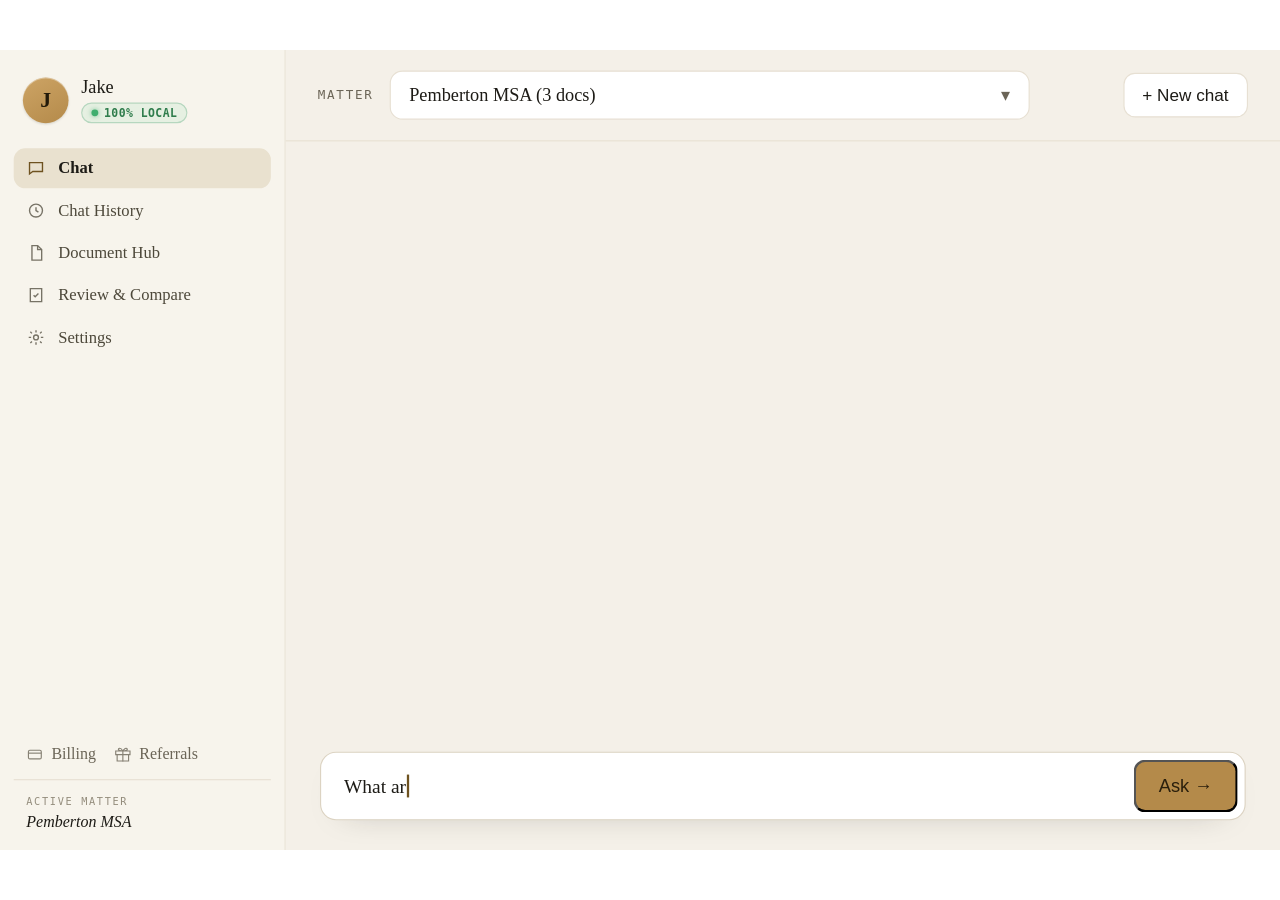
<file: site/demo.html>
<!doctype html>
<html lang="en">
<head>
<meta charset="utf-8">
<meta name="viewport" content="width=device-width, initial-scale=1">
<meta http-equiv="Content-Security-Policy" content="default-src 'self'; style-src 'self' 'unsafe-inline' https://fonts.googleapis.com; font-src https://fonts.gstatic.com; img-src 'self' data:; script-src 'self' https://us-assets.i.posthog.com; connect-src 'self' https://us.i.posthog.com https://us-assets.i.posthog.com; frame-src 'self'; base-uri 'self'; form-action 'self'; upgrade-insecure-requests">
<meta name="referrer" content="strict-origin-when-cross-origin">
<title>docuchat.app live demo</title>
<link rel="preconnect" href="https://fonts.googleapis.com">
<link rel="preconnect" href="https://fonts.gstatic.com" crossorigin>
<link href="https://fonts.googleapis.com/css2?family=Fraunces:opsz,wght@9..144,500;9..144,600&family=Newsreader:ital,opsz,wght@0,6..72,400;0,6..72,500;1,6..72,400&family=IBM+Plex+Mono:wght@500&display=swap" rel="stylesheet">
<style>
  /* Palette matched to the app's own tokens (static/app.css :root). */
  :root{
    --bg:#f4f0e8; --panel:#fbf9f4; --panel-2:#f6f2ea;
    --sidebar:#f7f4ec; --text:#1d1b16; --muted:#6b6557; --faint:#938c7c;
    --border:#e7e0d3; --border-2:#dcd3c2;
    --accent:#b48a4a; --accent-2:#cda465; --accent-ink:#2a1f0c;
    --accent-soft:rgba(180,138,74,.14); --gold-deep:#6e5220; --ok:#2f7d4c;
  }
  *{box-sizing:border-box;margin:0;padding:0}
  html,body{height:100%;overflow:hidden;background:#fff;font-family:"Newsreader",Georgia,serif}
  #stagewrap{position:absolute;inset:0;overflow:hidden}
  .stage{position:absolute;top:0;left:0;width:1120px;height:700px;transform-origin:0 0;
    display:grid;grid-template-columns:250px 1fr;background:var(--bg);color:var(--text)}

  /* sidebar - light warm cream, rounded pill nav (Granola-style, matches app) */
  .side{background:var(--sidebar);border-right:1px solid var(--border);
    display:flex;flex-direction:column;padding:16px 12px 14px}
  .profile{display:flex;align-items:center;gap:11px;padding:8px;border-radius:12px;margin-bottom:12px}
  .avatar{display:inline-grid;place-items:center;width:40px;height:40px;flex:0 0 40px;border-radius:50%;
    background:linear-gradient(150deg,var(--accent-2),var(--accent));color:#231a09;
    font-family:"Fraunces",serif;font-weight:600;font-size:19px;
    box-shadow:inset 0 1px 0 rgba(255,255,255,.35),0 1px 2px rgba(29,27,22,.15)}
  .ptext{display:flex;flex-direction:column;gap:4px;min-width:0}
  .pname{font-family:"Fraunces",serif;font-size:16px;font-weight:500;line-height:1.15;color:var(--text)}
  .badge{align-self:flex-start;display:inline-flex;align-items:center;gap:5px;font-size:10px;
    letter-spacing:.4px;text-transform:uppercase;font-weight:600;font-family:"IBM Plex Mono",monospace;
    color:var(--ok);background:#e6f0e2;border:1px solid #b6d7bf;padding:2.5px 8px;border-radius:999px}
  .badge::before{content:"";flex:0 0 6px;width:6px;height:6px;border-radius:50%;
    background:#3fae6e;box-shadow:0 0 5px rgba(63,174,110,.7)}
  nav{display:flex;flex-direction:column;gap:2px;margin-top:2px}
  .nav-i{display:flex;align-items:center;gap:11px;padding:9px 11px;border-radius:10px;
    color:#4d483a;font-size:14.5px;transition:background .14s,color .14s}
  .nav-i svg{width:17px;height:17px;stroke:currentColor;fill:none;stroke-width:1.7;opacity:.75}
  .nav-i.active{background:#e9e1cf;color:var(--text);font-weight:600}
  .nav-i.active svg{opacity:1;stroke:var(--gold-deep)}
  .side-foot{margin-top:auto;display:flex;flex-direction:column;gap:2px}
  .upd{display:none;align-items:center;gap:9px;padding:9px 11px;border-radius:10px;margin-bottom:4px;
    background:var(--accent-soft);color:var(--gold-deep);font-size:14px;font-weight:600}
  .upd svg{width:16px;height:16px;stroke:currentColor;fill:none;stroke-width:1.8}
  .upd.show{display:flex;animation:fadein .4s ease}
  .upd .v{margin-left:auto;font-size:11px;font-weight:700;color:var(--gold-deep);
    background:#f1e6cf;border:1px solid #e2d2ab;border-radius:999px;padding:1px 7px}
  .upd.ok{background:#e6f0e2;color:var(--ok)}
  .foot-links{display:flex;gap:16px;padding:8px 11px 6px;color:var(--muted);font-size:14px}
  .foot-links span{display:inline-flex;align-items:center;gap:7px}
  .foot-links svg{width:15px;height:15px;stroke:currentColor;fill:none;stroke-width:1.6;opacity:.8}
  .amt{padding:8px 11px 2px;border-top:1px solid var(--border);margin-top:6px}
  .amt small{font-family:"IBM Plex Mono",monospace;font-size:9px;letter-spacing:.16em;
    color:var(--faint);text-transform:uppercase}
  .amt div{font-family:"Fraunces",serif;font-style:italic;font-size:14px;color:var(--text);margin-top:3px}

  /* main + views */
  .main{display:flex;flex-direction:column;min-width:0;position:relative;background:var(--bg)}
  .view{position:absolute;inset:0;display:flex;flex-direction:column;opacity:0;pointer-events:none;transition:opacity .4s ease}
  .view.on{opacity:1;pointer-events:auto}
  .topbar{display:flex;align-items:center;gap:14px;padding:18px 28px;border-bottom:1px solid var(--border)}
  .topbar .lab{font-family:"IBM Plex Mono",monospace;font-size:11px;letter-spacing:.14em;color:var(--muted);text-transform:uppercase}
  .matter-sel{flex:1;max-width:560px;display:flex;align-items:center;justify-content:space-between;
    background:#fff;border:1px solid var(--border);border-radius:11px;padding:11px 16px;font-size:16px;color:var(--text)}
  .matter-sel .chev{color:var(--muted)}
  .newchat{margin-left:auto;border:1px solid var(--border);background:#fff;border-radius:10px;padding:10px 16px;font-size:15px;color:var(--text)}
  .vtitle{font-family:"Fraunces",serif;font-weight:500;font-size:24px;padding:22px 30px 4px}
  .vsub{color:var(--muted);font-size:14.5px;padding:0 30px 14px}

  /* chat view */
  .chat{flex:1;overflow:hidden;padding:26px 30px 8px;display:flex;flex-direction:column;gap:20px}
  .row{display:flex}
  .row.user{justify-content:flex-end}
  .bubble{background:var(--accent);color:var(--accent-ink);border-radius:14px;padding:13px 18px;font-size:16px;max-width:560px;
    box-shadow:0 8px 22px -14px rgba(154,119,39,.6)}
  .ans{background:var(--panel);border:1px solid var(--border);border-radius:14px;padding:20px 22px;max-width:840px;
    box-shadow:0 10px 30px -22px rgba(29,27,22,.4)}
  .ans p{font-size:16px;line-height:1.62;color:var(--text)}
  .ans .sep{height:1px;background:var(--border);margin:14px 0 12px}
  .src{font-size:14px;color:var(--muted);display:flex;align-items:center;gap:9px;flex-wrap:wrap}
  .chip{font-family:"Newsreader",serif;font-size:13.5px;color:var(--gold-deep);background:var(--accent-soft);
    border:1px solid #e2d2ab;border-radius:8px;padding:4px 11px}
  .chip.pulse{animation:chip 1.5s ease}
  @keyframes chip{0%{box-shadow:0 0 0 0 rgba(180,138,74,0)}30%{box-shadow:0 0 0 4px rgba(180,138,74,.28)}100%{box-shadow:0 0 0 0 rgba(180,138,74,0)}}
  .dots span{display:inline-block;width:7px;height:7px;margin-right:5px;border-radius:50%;background:#c9c0ae;animation:b 1s infinite}
  .dots span:nth-child(2){animation-delay:.15s}.dots span:nth-child(3){animation-delay:.3s}
  @keyframes b{0%,80%,100%{opacity:.3;transform:translateY(0)}40%{opacity:1;transform:translateY(-3px)}}
  .composer{margin:auto 30px 26px;display:flex;align-items:center;gap:0;background:#fff;border:1px solid var(--border-2);
    border-radius:14px;padding:6px 6px 6px 20px;box-shadow:0 10px 30px -22px rgba(29,27,22,.4)}
  .field{flex:1;font-size:17px;color:var(--text);padding:12px 0;min-height:24px}
  .field .ph{color:var(--faint)}
  .caret{display:inline-block;width:2px;height:20px;background:var(--gold-deep);vertical-align:-4px;margin-left:1px;animation:blink 1s steps(1) infinite}
  @keyframes blink{50%{opacity:0}}
  .ask{background:var(--accent);color:var(--accent-ink);border-radius:10px;padding:12px 20px;font-size:16px;font-weight:500;white-space:nowrap}
  .ask.press{animation:press .25s ease}
  @keyframes press{50%{transform:scale(.95);filter:brightness(.96)}}

  /* hub view */
  .dropzone{margin:6px 30px 14px;border:2px dashed var(--border-2);border-radius:14px;background:var(--panel);
    padding:26px;display:flex;align-items:center;justify-content:center;gap:14px;color:var(--muted);font-size:15.5px;transition:all .3s}
  .dropzone.hot{border-color:var(--accent);background:#fdf9ef;color:var(--gold-deep)}
  .foldercard{display:none;align-items:center;gap:10px;background:var(--accent);color:var(--accent-ink);border-radius:11px;
    padding:12px 18px;font-size:15px;font-weight:500;box-shadow:0 16px 34px -18px rgba(154,119,39,.6)}
  .foldercard.fly{display:inline-flex;animation:fly 1.1s cubic-bezier(.2,.7,.3,1) forwards}
  @keyframes fly{0%{transform:translateY(-130px) scale(.92);opacity:0}35%{opacity:1}100%{transform:translateY(0) scale(1);opacity:1}}
  .foldercard svg{width:18px;height:18px;fill:none;stroke:#231a09;stroke-width:1.7}
  .hubrows{margin:0 30px;background:var(--panel);border:1px solid var(--border);border-radius:14px;overflow:hidden;
    box-shadow:0 10px 30px -22px rgba(29,27,22,.4)}
  .hubrow{display:flex;align-items:center;gap:12px;padding:13px 18px;border-top:1px solid var(--border);font-size:15px;opacity:0}
  .hubrow:first-child{border-top:0}
  .hubrow.in{animation:fadein .4s ease forwards}
  .hubrow svg{width:16px;height:16px;stroke:var(--muted);fill:none;stroke-width:1.6;flex:0 0 16px}
  .hubrow .nm{flex:1;white-space:nowrap;overflow:hidden;text-overflow:ellipsis;color:var(--text)}
  .st{font-family:"IBM Plex Mono",monospace;font-size:10px;letter-spacing:.1em;text-transform:uppercase;
    border-radius:20px;padding:3px 10px;color:#8a6d1d;background:#f6ecd2}
  .st.ok{color:var(--ok);background:#e2f0e6}

  /* connectors view */
  .connlist{margin:6px 30px;background:var(--panel);border:1px solid var(--border);border-radius:14px;overflow:hidden;
    box-shadow:0 10px 30px -22px rgba(29,27,22,.4)}
  .connrow{display:flex;align-items:center;gap:14px;padding:15px 18px;border-top:1px solid var(--border)}
  .connrow:first-child{border-top:0}
  .connrow img{width:26px;height:26px;object-fit:contain}
  .connrow .cn{font-size:16px;font-weight:500;color:var(--text)}
  .connrow .cd{color:var(--muted);font-size:13px}
  .connrow .ct{flex:1;display:flex;flex-direction:column;gap:1px;min-width:0}
  .cbtn{border:1px solid var(--border);background:#fff;border-radius:9px;padding:8px 16px;font-size:14px;color:var(--text)}
  .cbtn.gold{background:var(--accent);border-color:transparent;color:var(--accent-ink)}
  .keyline{display:none;font-family:"IBM Plex Mono",monospace;font-size:12.5px;color:var(--muted);
    background:var(--panel-2);border:1px solid var(--border);border-radius:8px;padding:8px 12px;margin-top:8px}
  .connmsg{font-size:13.5px;color:var(--ok)}
  .connmsg.dim{color:var(--muted)}

  .reveal-w{opacity:0;animation:fadein .45s ease forwards}
  @keyframes fadein{to{opacity:1}}
  .fade-out{animation:fo .5s ease forwards}
  @keyframes fo{to{opacity:0;transform:translateY(-6px)}}
</style>
</head>
<body>
<div id="stagewrap">
  <div class="stage" id="stage">
    <!-- SIDEBAR - matches the app: cream, profile block, pill nav, Billing/Referrals -->
    <aside class="side">
      <div class="profile">
        <span class="avatar">J</span>
        <div class="ptext">
          <span class="pname">Jake</span>
          <span class="badge">100% LOCAL</span>
        </div>
      </div>
      <nav>
        <div class="nav-i active" id="nav-chat"><svg viewBox="0 0 24 24"><path d="M4 5h16v11H8l-4 3z"/></svg>Chat</div>
        <div class="nav-i"><svg viewBox="0 0 24 24"><circle cx="12" cy="12" r="8"/><path d="M12 8v4l3 2"/></svg>Chat History</div>
        <div class="nav-i" id="nav-hub"><svg viewBox="0 0 24 24"><path d="M7 3h7l5 5v13H7z"/><path d="M14 3v5h5"/></svg>Document Hub</div>
        <div class="nav-i"><svg viewBox="0 0 24 24"><path d="M5 4h14v16H5z"/><path d="M9 12l2 2 4-4"/></svg>Review &amp; Compare</div>
        <div class="nav-i" id="nav-set"><svg viewBox="0 0 24 24"><circle cx="12" cy="12" r="3"/><path d="M12 3v3M12 18v3M3 12h3M18 12h3M5 5l2 2M17 17l2 2M19 5l-2 2M7 17l-2 2"/></svg>Settings</div>
      </nav>
      <div class="side-foot">
        <div class="upd" id="upd"><svg viewBox="0 0 24 24"><path d="M12 3v12"/><path d="m7 10 5 5 5-5"/><path d="M4 21h16"/></svg><span id="updtext">Update available</span><span class="v" id="updver">v0.4.0</span></div>
        <div class="foot-links">
          <span><svg viewBox="0 0 24 24"><rect x="3" y="6" width="18" height="12" rx="2"/><path d="M3 10h18"/></svg>Billing</span>
          <span><svg viewBox="0 0 24 24"><path d="M20 12v9H4v-9M2 7h20v5H2zM12 22V7M12 7S9 2 6.5 3.5 8 7 12 7zM12 7s3-5 5.5-3.5S16 7 12 7z"/></svg>Referrals</span>
        </div>
        <div class="amt"><small>Active matter</small><div>Pemberton MSA</div></div>
      </div>
    </aside>

    <!-- MAIN: three views -->
    <div class="main">
      <div class="view on" id="view-chat">
        <div class="topbar">
          <span class="lab">Matter</span>
          <div class="matter-sel"><span>Pemberton MSA (3 docs)</span><span class="chev">▾</span></div>
          <button class="newchat">+ New chat</button>
        </div>
        <div class="chat" id="chat"></div>
        <div class="composer">
          <div class="field" id="field"><span class="ph" id="ph">Ask a question about this matter…</span><span class="caret" id="caret" style="display:none"></span></div>
          <button class="ask" id="ask">Ask&nbsp;→</button>
        </div>
      </div>

      <div class="view" id="view-hub">
        <div class="vtitle">Document Hub</div>
        <div class="vsub">Drop a whole folder. Everything inside files itself into the matter.</div>
        <div class="dropzone" id="dz">
          <span id="dzhint">Drag &amp; drop files or an entire folder</span>
          <span class="foldercard" id="fcard"><svg viewBox="0 0 24 24"><path d="M3 7h6l2 2h10v10H3z"/></svg>Pemberton Case Files · 24 items</span>
        </div>
        <div class="hubrows" id="hubrows"></div>
      </div>

      <div class="view" id="view-conn">
        <div class="vtitle">Connectors</div>
        <div class="vsub">Paste a key from the service. Your documents flow in. Nothing flows out.</div>
        <div class="connlist">
          <div class="connrow">
            <img src="assets/logos/gmail.svg" alt="">
            <div class="ct"><span class="cn">Gmail</span><span class="cd" id="gm-cd">Mail and attachments by label</span>
              <span class="keyline" id="gm-key"></span></div>
            <span class="connmsg dim" id="gm-msg"></span>
            <button class="cbtn gold" id="gm-btn">Connect</button>
          </div>
          <div class="connrow">
            <img src="assets/logos/fathom.svg" alt="">
            <div class="ct"><span class="cn">Fathom</span><span class="cd">Call transcripts and meeting summaries</span></div>
            <span class="connmsg" id="fa-msg">Connected · 8 transcripts imported</span>
            <button class="cbtn">Manage</button>
          </div>
          <div class="connrow">
            <img src="assets/logos/notion.svg" alt="">
            <div class="ct"><span class="cn">Notion</span><span class="cd">Pages and databases as documents</span></div>
            <span class="connmsg dim"></span>
            <button class="cbtn">Connect</button>
          </div>
          <div class="connrow">
            <img src="assets/logos/zoom.svg" alt="">
            <div class="ct"><span class="cn">Zoom</span><span class="cd">Cloud-recording transcripts</span></div>
            <span class="connmsg dim"></span>
            <button class="cbtn">Connect</button>
          </div>
        </div>
        <div class="vsub" style="padding-top:14px">…and 24 more: Fireflies, Granola, Slack, Airtable, Confluence, HubSpot, Nextcloud, Webex, and the rest.</div>
      </div>
    </div>
  </div>
</div>

<script src="analytics.js"></script>
<script src="demo.js"></script>
</body>
</html>
</file>
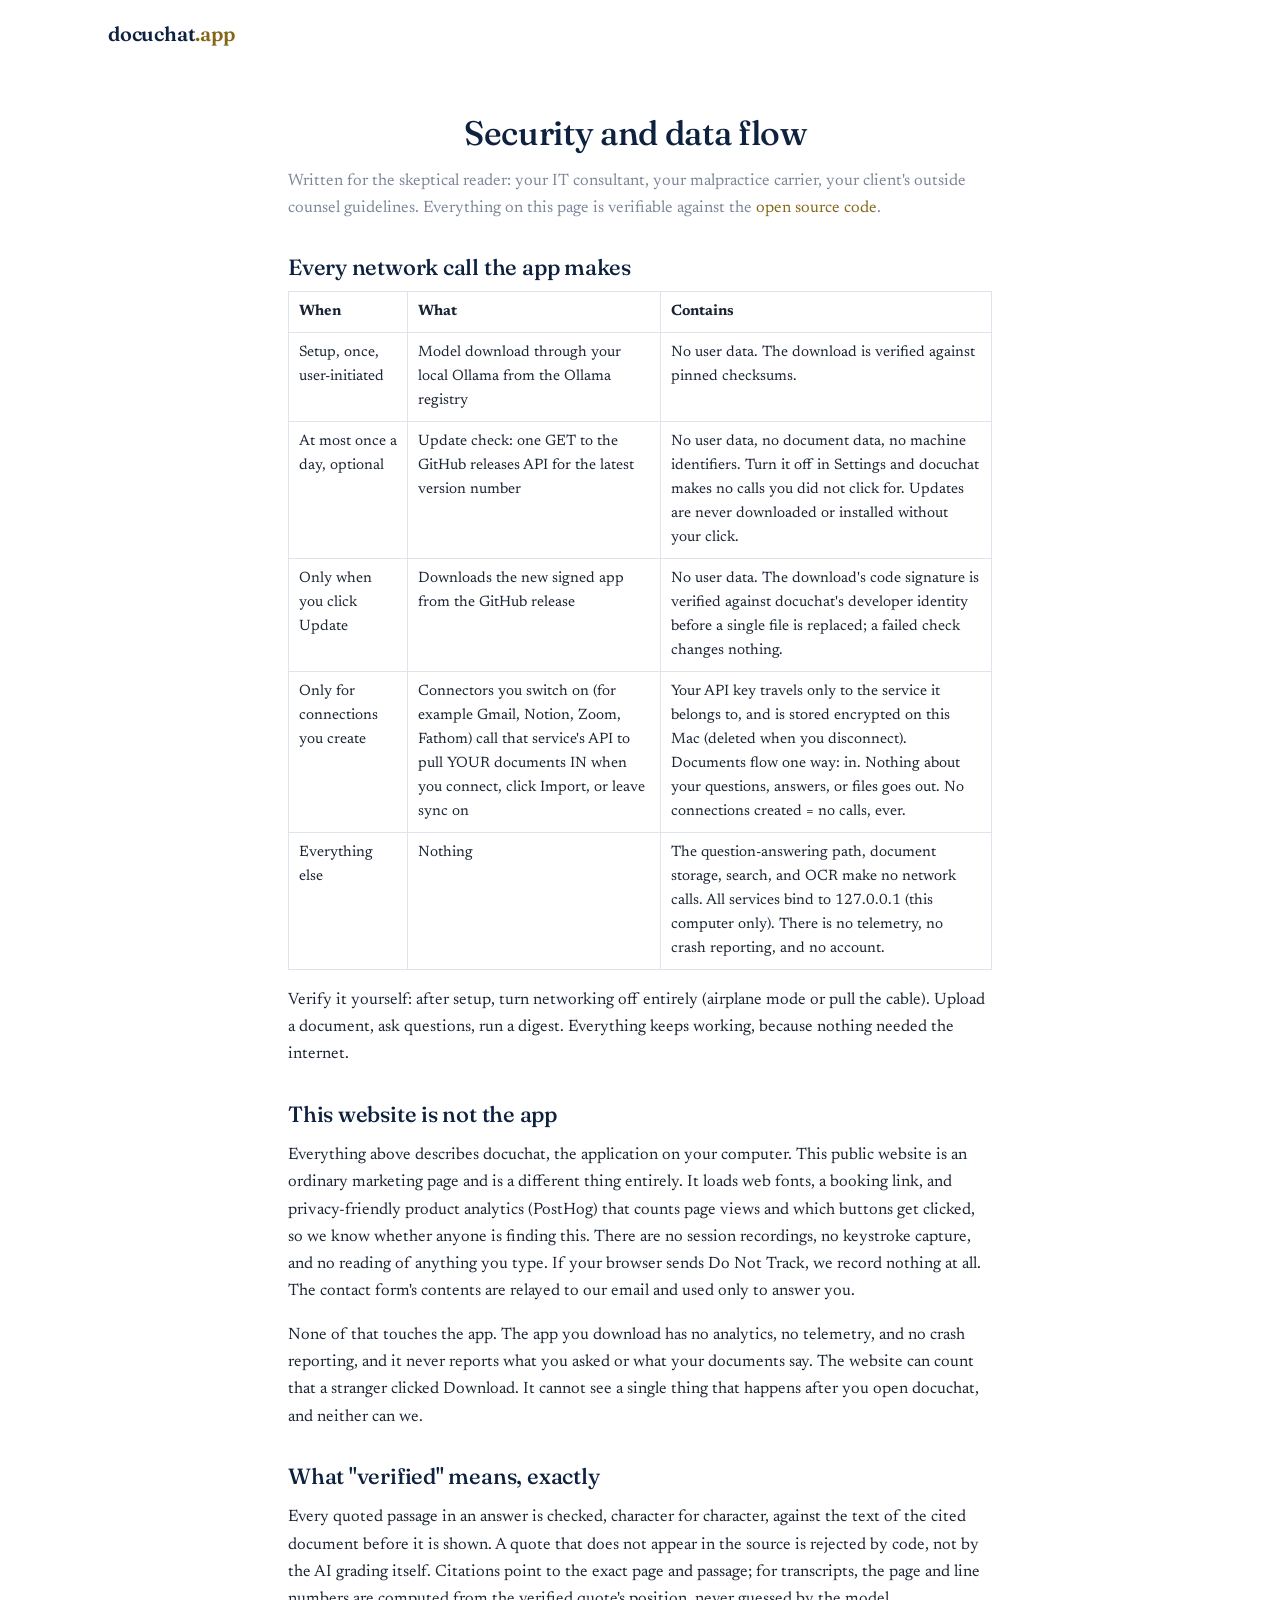
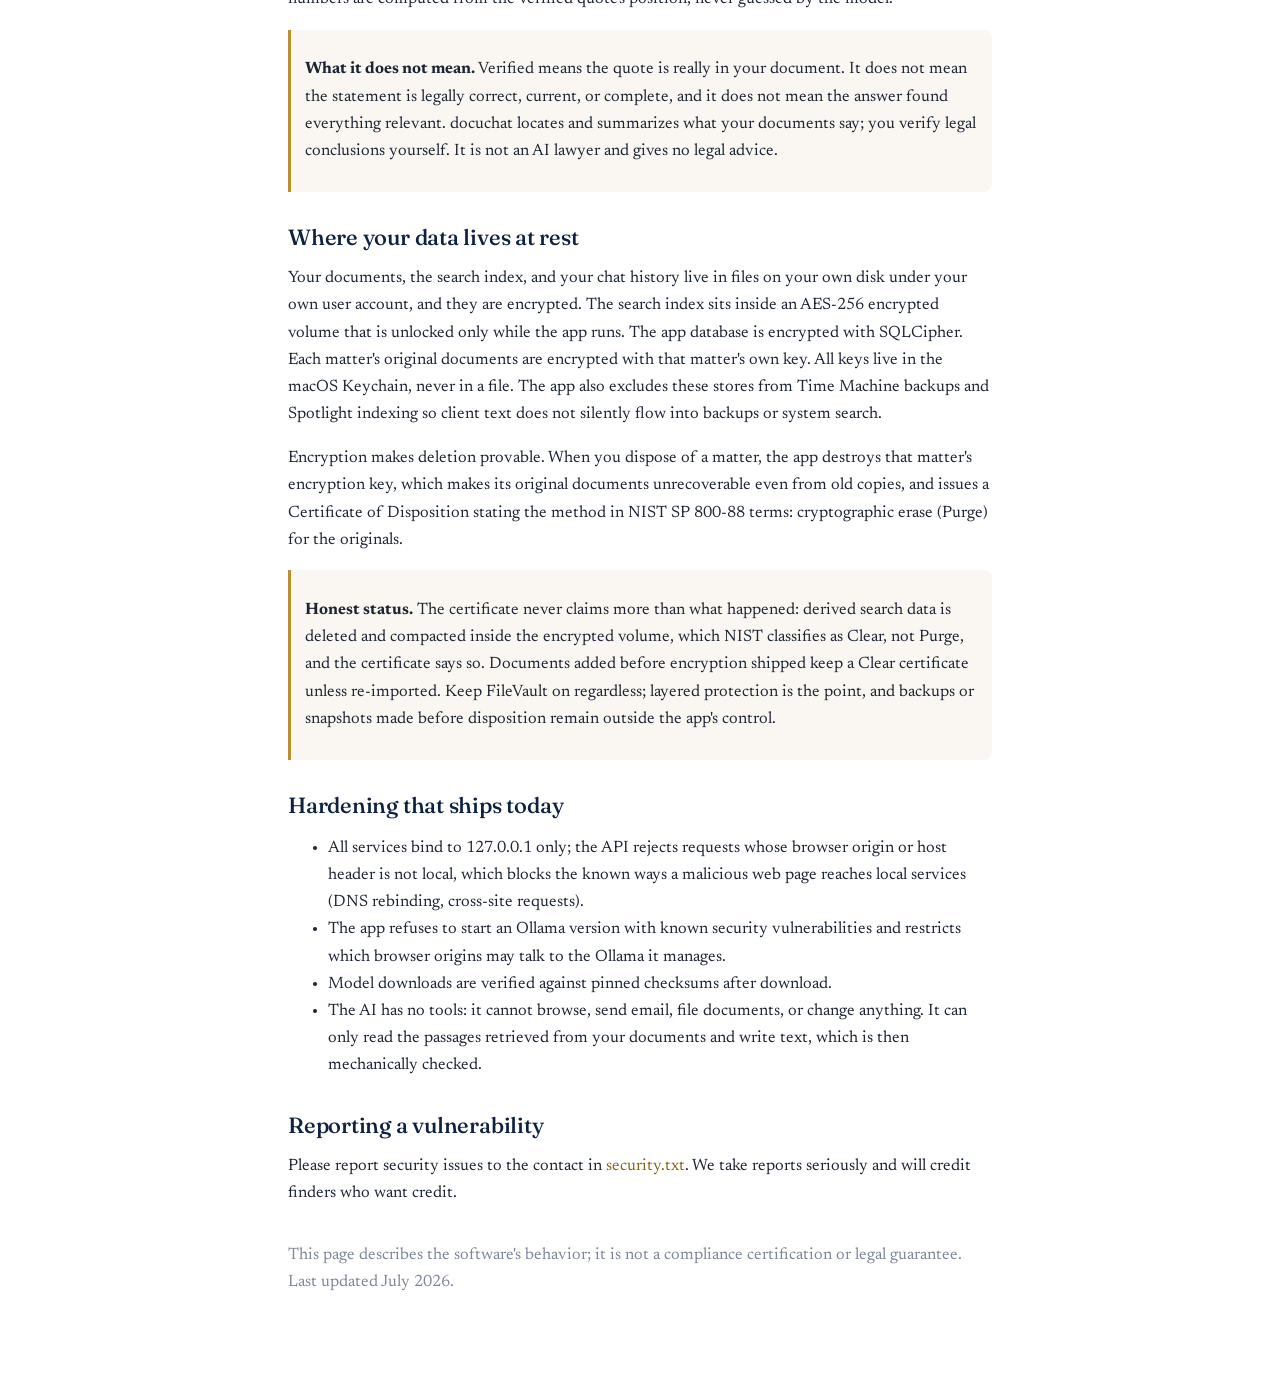
<file: site/security.html>
<!doctype html>
<html lang="en">
<head>
  <meta charset="utf-8">
  <meta name="viewport" content="width=device-width, initial-scale=1">
  <title>Security and data flow - docuchat.app</title>
  <meta name="description" content="Exactly where your documents go (nowhere), every network call docuchat makes, what verified means and does not mean, and how to check all of it yourself.">
  <link rel="canonical" href="https://docuchat.app/security.html">
  <link href="https://fonts.googleapis.com/css2?family=Fraunces:opsz,wght@9..144,400;9..144,600&family=Newsreader:ital,opsz,wght@0,6..72,400;0,6..72,500&family=IBM+Plex+Mono:wght@400;500&display=swap" rel="stylesheet">
  <link rel="stylesheet" href="styles.css">
  <link rel="icon" href="favicon.svg" type="image/svg+xml">
  <style>
    .trust{max-width:760px;margin:0 auto;padding:48px 28px 80px}
    .trust h1{font-family:"Fraunces",serif;font-size:34px;margin-bottom:6px}
    .trust h2{font-family:"Fraunces",serif;font-size:22px;margin:34px 0 8px}
    .trust p,.trust li{font-size:16.5px;line-height:1.65}
    .trust table{width:100%;border-collapse:collapse;margin:12px 0;font-size:15px}
    .trust th,.trust td{border:1px solid var(--rule);padding:8px 10px;text-align:left;vertical-align:top}
    .trust code{font-family:"IBM Plex Mono",monospace;font-size:13.5px;background:rgba(14,34,64,.06);padding:1px 5px;border-radius:5px}
    .trust .honest{border-left:3px solid var(--gold,#b48a4a);padding:10px 14px;background:rgba(180,138,74,.07);border-radius:0 8px 8px 0;margin:14px 0}
  </style>
</head>
<body>
  <header class="masthead">
    <a class="wordmark" href="/" aria-label="docuchat.app home">
      <span class="wordmark-text">docuchat<span class="tld">.app</span></span>
    </a>
  </header>
  <main class="trust">
    <h1>Security and data flow</h1>
    <p class="muted">Written for the skeptical reader: your IT consultant, your malpractice carrier,
      your client's outside counsel guidelines. Everything on this page is verifiable against the
      <a href="https://github.com/janderswag/docuchat.app" target="_blank" rel="noopener noreferrer">open source code</a>.</p>

    <h2>Every network call the app makes</h2>
    <table>
      <tr><th>When</th><th>What</th><th>Contains</th></tr>
      <tr><td>Setup, once, user-initiated</td><td>Model download through your local Ollama from the Ollama registry</td><td>No user data. The download is verified against pinned checksums.</td></tr>
      <tr><td>At most once a day, optional</td><td>Update check: one GET to the GitHub releases API for the latest version number</td><td>No user data, no document data, no machine identifiers. Turn it off in Settings and docuchat makes no calls you did not click for. Updates are never downloaded or installed without your click.</td></tr>
      <tr><td>Only when you click Update</td><td>Downloads the new signed app from the GitHub release</td><td>No user data. The download's code signature is verified against docuchat's developer identity before a single file is replaced; a failed check changes nothing.</td></tr>
      <tr><td>Only for connections you create</td><td>Connectors you switch on (for example Gmail, Notion, Zoom, Fathom) call that service's API to pull YOUR documents IN when you connect, click Import, or leave sync on</td><td>Your API key travels only to the service it belongs to, and is stored encrypted on this Mac (deleted when you disconnect). Documents flow one way: in. Nothing about your questions, answers, or files goes out. No connections created = no calls, ever.</td></tr>
      <tr><td>Everything else</td><td>Nothing</td><td>The question-answering path, document storage, search, and OCR make no network calls. All services bind to 127.0.0.1 (this computer only). There is no telemetry, no crash reporting, and no account.</td></tr>
    </table>
    <p>Verify it yourself: after setup, turn networking off entirely (airplane mode or pull the
      cable). Upload a document, ask questions, run a digest. Everything keeps working, because
      nothing needed the internet.</p>

    <h2>This website is not the app</h2>
    <p>Everything above describes docuchat, the application on your computer. This public website
      is an ordinary marketing page and is a different thing entirely. It loads web fonts, a
      booking link, and privacy-friendly product analytics (PostHog) that counts page views and
      which buttons get clicked, so we know whether anyone is finding this. There are no session
      recordings, no keystroke capture, and no reading of anything you type. If your browser sends
      Do Not Track, we record nothing at all. The contact form's contents are relayed to our email
      and used only to answer you.</p>
    <p>None of that touches the app. The app you download has no analytics, no telemetry, and no
      crash reporting, and it never reports what you asked or what your documents say. The website
      can count that a stranger clicked Download. It cannot see a single thing that happens after
      you open docuchat, and neither can we.</p>

    <h2>What "verified" means, exactly</h2>
    <p>Every quoted passage in an answer is checked, character for character, against the text of
      the cited document before it is shown. A quote that does not appear in the source is rejected
      by code, not by the AI grading itself. Citations point to the exact page and passage; for
      transcripts, the page and line numbers are computed from the verified quote's position, never
      guessed by the model.</p>
    <div class="honest">
      <p><b>What it does not mean.</b> Verified means the quote is really in your document. It does
      not mean the statement is legally correct, current, or complete, and it does not mean the
      answer found everything relevant. docuchat locates and summarizes what your documents say;
      you verify legal conclusions yourself. It is not an AI lawyer and gives no legal advice.</p>
    </div>

    <h2>Where your data lives at rest</h2>
    <p>Your documents, the search index, and your chat history live in files on your own disk under
      your own user account, and they are encrypted. The search index sits inside an AES-256
      encrypted volume that is unlocked only while the app runs. The app database is encrypted
      with SQLCipher. Each matter's original documents are encrypted with that matter's own key.
      All keys live in the macOS Keychain, never in a file. The app also excludes these stores
      from Time Machine backups and Spotlight indexing so client text does not silently flow into
      backups or system search.</p>
    <p>Encryption makes deletion provable. When you dispose of a matter, the app destroys that
      matter's encryption key, which makes its original documents unrecoverable even from old
      copies, and issues a Certificate of Disposition stating the method in NIST SP 800-88 terms:
      cryptographic erase (Purge) for the originals.</p>
    <div class="honest">
      <p><b>Honest status.</b> The certificate never claims more than what happened: derived
      search data is deleted and compacted inside the encrypted volume, which NIST classifies as
      Clear, not Purge, and the certificate says so. Documents added before encryption shipped
      keep a Clear certificate unless re-imported. Keep FileVault on regardless; layered
      protection is the point, and backups or snapshots made before disposition remain outside
      the app's control.</p>
    </div>

    <h2>Hardening that ships today</h2>
    <ul>
      <li>All services bind to 127.0.0.1 only; the API rejects requests whose browser origin or
        host header is not local, which blocks the known ways a malicious web page reaches
        local services (DNS rebinding, cross-site requests).</li>
      <li>The app refuses to start an Ollama version with known security vulnerabilities and
        restricts which browser origins may talk to the Ollama it manages.</li>
      <li>Model downloads are verified against pinned checksums after download.</li>
      <li>The AI has no tools: it cannot browse, send email, file documents, or change anything.
        It can only read the passages retrieved from your documents and write text, which is then
        mechanically checked.</li>
    </ul>

    <h2>Reporting a vulnerability</h2>
    <p>Please report security issues to the contact in
      <a href="/.well-known/security.txt">security.txt</a>. We take reports seriously and will
      credit finders who want credit.</p>

    <p class="muted small" style="margin-top:34px">This page describes the software's behavior; it
      is not a compliance certification or legal guarantee. Last updated July 2026.</p>
  </main>
<script src="analytics.js"></script>
</body>
</html>
</file>
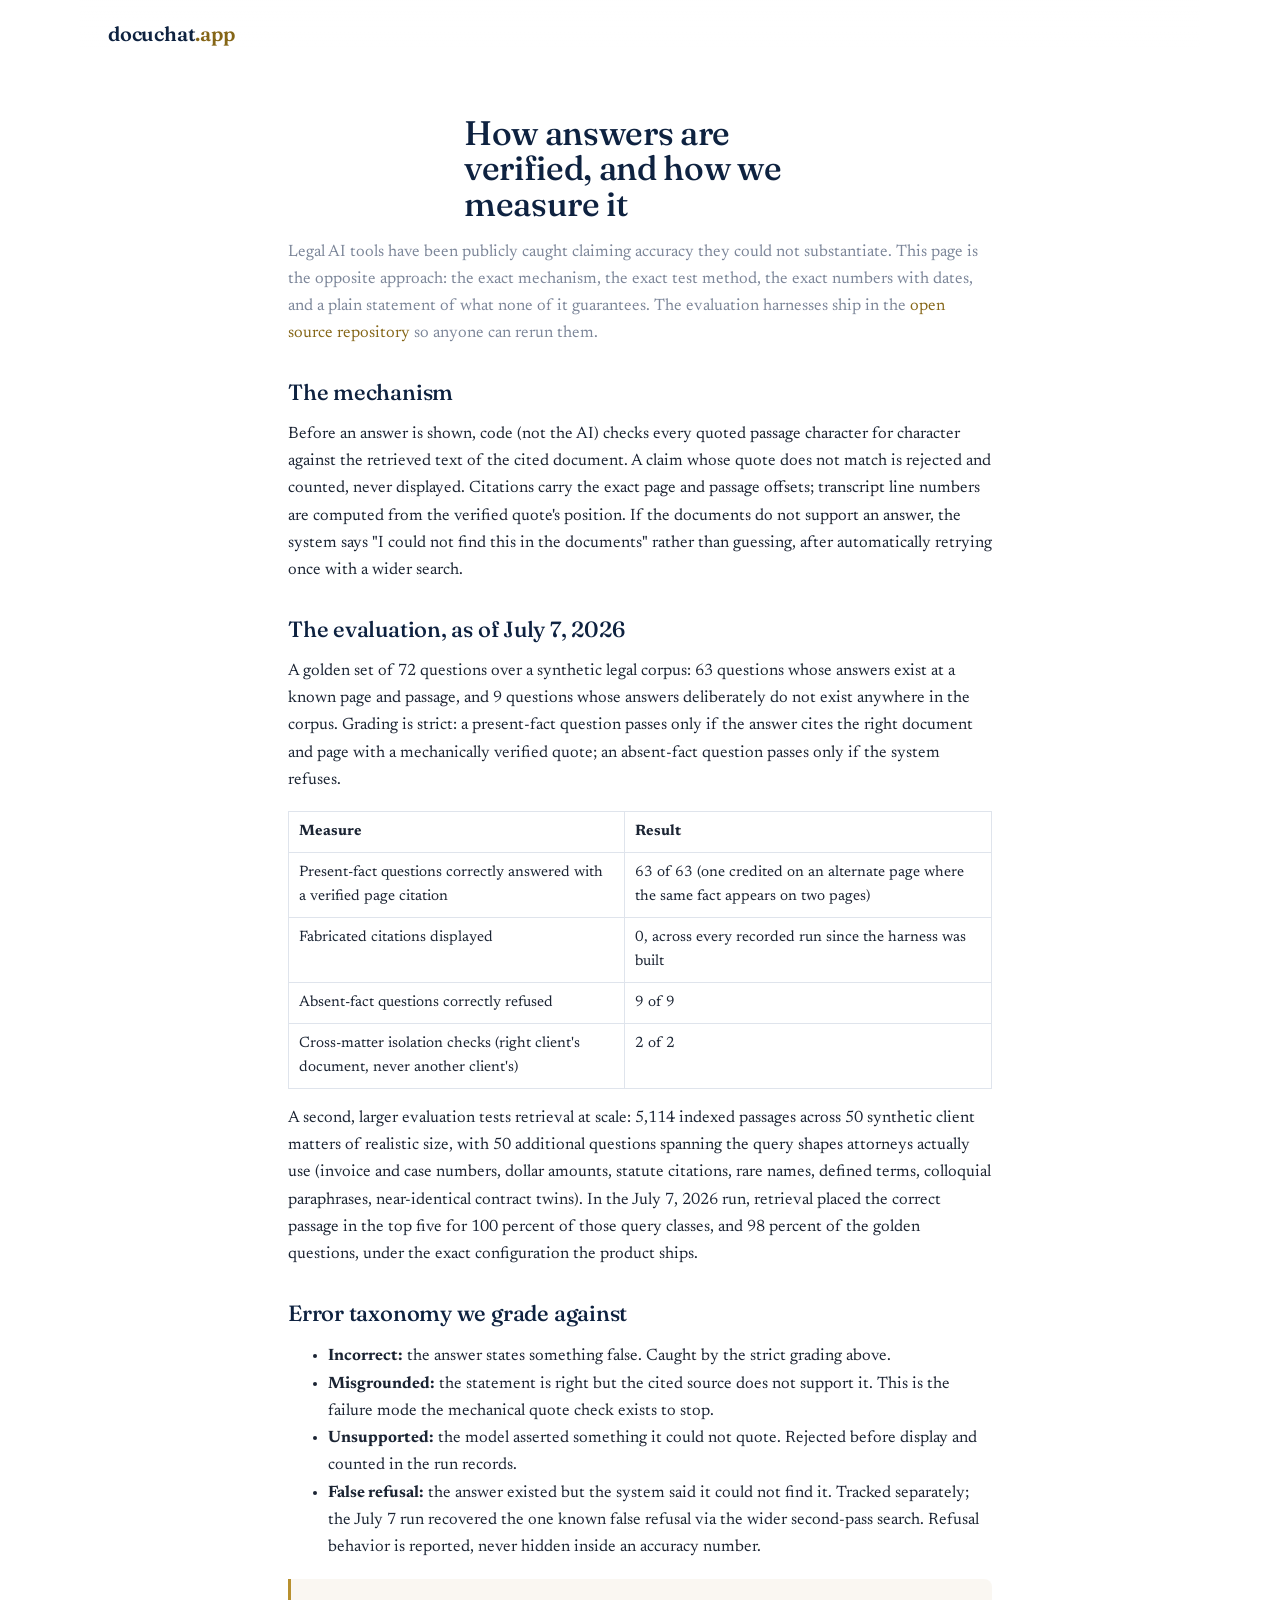
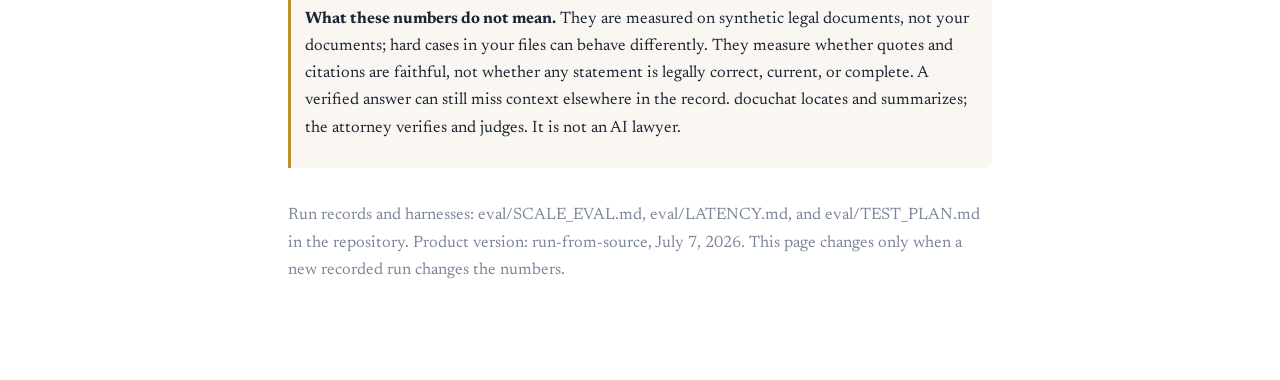
<file: site/verification.html>
<!doctype html>
<html lang="en">
<head>
  <meta charset="utf-8">
  <meta name="viewport" content="width=device-width, initial-scale=1">
  <title>How answers are verified, and how we measure it - docuchat.app</title>
  <meta name="description" content="The published methodology behind docuchat's verified citations: what is checked mechanically, how accuracy is evaluated, the exact numbers, and what none of it guarantees.">
  <link rel="canonical" href="https://docuchat.app/verification.html">
  <link href="https://fonts.googleapis.com/css2?family=Fraunces:opsz,wght@9..144,400;9..144,600&family=Newsreader:ital,opsz,wght@0,6..72,400;0,6..72,500&family=IBM+Plex+Mono:wght@400;500&display=swap" rel="stylesheet">
  <link rel="stylesheet" href="styles.css">
  <link rel="icon" href="favicon.svg" type="image/svg+xml">
  <style>
    .trust{max-width:760px;margin:0 auto;padding:48px 28px 80px}
    .trust h1{font-family:"Fraunces",serif;font-size:34px;margin-bottom:6px}
    .trust h2{font-family:"Fraunces",serif;font-size:22px;margin:34px 0 8px}
    .trust p,.trust li{font-size:16.5px;line-height:1.65}
    .trust table{width:100%;border-collapse:collapse;margin:12px 0;font-size:15px}
    .trust th,.trust td{border:1px solid var(--rule);padding:8px 10px;text-align:left;vertical-align:top}
    .trust .honest{border-left:3px solid var(--gold,#b48a4a);padding:10px 14px;background:rgba(180,138,74,.07);border-radius:0 8px 8px 0;margin:14px 0}
  </style>
</head>
<body>
  <header class="masthead">
    <a class="wordmark" href="/" aria-label="docuchat.app home">
      <span class="wordmark-text">docuchat<span class="tld">.app</span></span>
    </a>
  </header>
  <main class="trust">
    <h1>How answers are verified, and how we measure it</h1>
    <p class="muted">Legal AI tools have been publicly caught claiming accuracy they could not
      substantiate. This page is the opposite approach: the exact mechanism, the exact test
      method, the exact numbers with dates, and a plain statement of what none of it guarantees.
      The evaluation harnesses ship in the
      <a href="https://github.com/janderswag/docuchat.app" target="_blank" rel="noopener noreferrer">open source repository</a>
      so anyone can rerun them.</p>

    <h2>The mechanism</h2>
    <p>Before an answer is shown, code (not the AI) checks every quoted passage character for
      character against the retrieved text of the cited document. A claim whose quote does not
      match is rejected and counted, never displayed. Citations carry the exact page and passage
      offsets; transcript line numbers are computed from the verified quote's position. If the
      documents do not support an answer, the system says "I could not find this in the
      documents" rather than guessing, after automatically retrying once with a wider search.</p>

    <h2>The evaluation, as of July 7, 2026</h2>
    <p>A golden set of 72 questions over a synthetic legal corpus: 63 questions whose answers
      exist at a known page and passage, and 9 questions whose answers deliberately do not exist
      anywhere in the corpus. Grading is strict: a present-fact question passes only if the
      answer cites the right document and page with a mechanically verified quote; an absent-fact
      question passes only if the system refuses.</p>
    <table>
      <tr><th>Measure</th><th>Result</th></tr>
      <tr><td>Present-fact questions correctly answered with a verified page citation</td><td>63 of 63 (one credited on an alternate page where the same fact appears on two pages)</td></tr>
      <tr><td>Fabricated citations displayed</td><td>0, across every recorded run since the harness was built</td></tr>
      <tr><td>Absent-fact questions correctly refused</td><td>9 of 9</td></tr>
      <tr><td>Cross-matter isolation checks (right client's document, never another client's)</td><td>2 of 2</td></tr>
    </table>
    <p>A second, larger evaluation tests retrieval at scale: 5,114 indexed passages across 50
      synthetic client matters of realistic size, with 50 additional questions spanning the query
      shapes attorneys actually use (invoice and case numbers, dollar amounts, statute citations,
      rare names, defined terms, colloquial paraphrases, near-identical contract twins). In the
      July 7, 2026 run, retrieval placed the correct passage in the top five for 100 percent of
      those query classes, and 98 percent of the golden questions, under the exact configuration
      the product ships.</p>

    <h2>Error taxonomy we grade against</h2>
    <ul>
      <li><b>Incorrect:</b> the answer states something false. Caught by the strict grading above.</li>
      <li><b>Misgrounded:</b> the statement is right but the cited source does not support it.
        This is the failure mode the mechanical quote check exists to stop.</li>
      <li><b>Unsupported:</b> the model asserted something it could not quote. Rejected before
        display and counted in the run records.</li>
      <li><b>False refusal:</b> the answer existed but the system said it could not find it.
        Tracked separately; the July 7 run recovered the one known false refusal via the wider
        second-pass search. Refusal behavior is reported, never hidden inside an accuracy number.</li>
    </ul>

    <div class="honest">
      <p><b>What these numbers do not mean.</b> They are measured on synthetic legal documents,
      not your documents; hard cases in your files can behave differently. They measure whether
      quotes and citations are faithful, not whether any statement is legally correct, current,
      or complete. A verified answer can still miss context elsewhere in the record. docuchat
      locates and summarizes; the attorney verifies and judges. It is not an AI lawyer.</p>
    </div>

    <p class="muted small" style="margin-top:34px">Run records and harnesses:
      eval/SCALE_EVAL.md, eval/LATENCY.md, and eval/TEST_PLAN.md in the repository. Product
      version: run-from-source, July 7, 2026. This page changes only when a new recorded run
      changes the numbers.</p>
  </main>
<script src="analytics.js"></script>
</body>
</html>
</file>
<file: site/styles.css>
/* docuchat.app — landing page (D-61 rebrand).
   Aesthetic: clean, trustworthy product page. 60-30-10 palette:
   Navy 60% (headings, wordmark, nav, footer) / light-gray + white 30% (sections, cards) /
   Gold 10% (primary CTA, links, em, key checks). Fraunces (display) + Newsreader (body) +
   IBM Plex Mono. This is the PUBLIC marketing page: web fonts are fine here. */

:root{
  --navy:#0e2240;           /* primary 60% — headings, wordmark, nav, footer */
  --navy-deep:#0a1830;      /* hover/depth */
  --ink:#1b2433;            /* body text */
  --ink-soft:#48536a;       /* secondary text */
  --muted:#7c8699;          /* tertiary / captions */
  --paper:#ffffff;          /* background */
  --paper-2:#eef1f5;        /* light-gray 30% — alternating sections, cards, pills */
  --rule:#dfe4ec;           /* hairline */
  --gold:#b8902f;           /* accent 10% — primary CTA, em, key checks */
  --gold-deep:#856617;      /* gold-on-white links/text — 5.3:1, passes WCAG AA */
  --card:#ffffff;
  --shadow:18px 22px 50px -30px rgba(14,34,64,.30);
  --maxw:1120px;
}

*{box-sizing:border-box}
html{scroll-behavior:smooth;overflow-x:hidden}
body{
  margin:0;background:var(--paper);color:var(--ink);
  font-family:"Newsreader",Georgia,"Times New Roman",serif;
  font-size:18px;line-height:1.6;font-optical-sizing:auto;
  -webkit-font-smoothing:antialiased;text-rendering:optimizeLegibility;
  overflow-x:hidden;
}
em{font-style:italic;color:var(--gold-deep)}
a{color:var(--gold-deep);text-decoration:none}
a:hover{text-decoration:underline;text-underline-offset:3px}
.muted{color:var(--muted)}
.small{font-size:14px}

/* subtle paper grain overlay */
.grain{position:fixed;inset:0;pointer-events:none;z-index:1;opacity:.18;mix-blend-mode:multiply;
  background-image:url("data:image/svg+xml,%3Csvg xmlns='http://www.w3.org/2000/svg' width='160' height='160'%3E%3Cfilter id='n'%3E%3CfeTurbulence type='fractalNoise' baseFrequency='0.8' numOctaves='2' stitchTiles='stitch'/%3E%3CfeColorMatrix type='saturate' values='0'/%3E%3C/filter%3E%3Crect width='100%25' height='100%25' filter='url(%23n)' opacity='0.04'/%3E%3C/svg%3E");}

/* layout helpers */
main{position:relative;z-index:2}
section{max-width:var(--maxw);margin:0 auto;padding:0 28px}
.kicker{font-family:"IBM Plex Mono",monospace;font-size:12px;letter-spacing:.22em;
  text-transform:uppercase;color:var(--gold-deep);display:inline-block;margin-bottom:14px}
.section-head{max-width:680px;margin:0 0 38px}
.section-head.center{margin-left:auto;margin-right:auto;text-align:center}
h1,h2,h3,h4{font-family:"Fraunces",Georgia,serif;font-weight:500;letter-spacing:-.01em;line-height:1.05;margin:0;color:var(--navy)}
h2{font-size:clamp(30px,4.6vw,46px);margin-bottom:14px}
h3{font-size:22px;font-weight:600;letter-spacing:0}
.section-head p{color:var(--ink-soft);font-size:19px;margin:.5em 0 0}

/* masthead */
.masthead{position:sticky;top:0;z-index:30;display:flex;align-items:center;justify-content:space-between;
  max-width:var(--maxw);margin:0 auto;padding:18px 28px;
  background:linear-gradient(#fff,rgba(255,255,255,.88) 70%,rgba(255,255,255,0));
  backdrop-filter:blur(2px)}
.wordmark{display:flex;align-items:center;gap:10px;color:var(--navy);font-family:"Fraunces",serif;
  font-weight:600;font-size:20px;letter-spacing:-.01em}
.wordmark-text{display:inline-flex;align-items:baseline}
.wordmark-text .tld{color:var(--gold-deep)}
/* inline logo mark (doc + chat bubble in navy, shield+lock in gold) */
.logo-mark{width:34px;height:32px;flex:0 0 auto;display:block}
.lk-bubble{fill:#fff;stroke:var(--navy);stroke-width:2;stroke-linejoin:round}
.lk-line{fill:none;stroke:var(--navy);stroke-width:2;stroke-linecap:round}
.lk-fold{fill:var(--gold)}
.lk-shield{fill:var(--gold);stroke:#fff;stroke-width:1.5;stroke-linejoin:round}
.lk-lock{fill:none;stroke:#fff;stroke-width:1.6;stroke-linecap:round}
.lk-lock-body{fill:#fff;stroke:none}
.topnav{display:flex;align-items:center;gap:26px;font-size:15px}
.topnav .nav-gh{display:inline-flex;align-items:center;gap:8px;padding:9px 18px;border-radius:999px;
  background:var(--navy);color:#fff;font-family:"Newsreader",serif;font-size:14.5px;
  transition:transform .15s ease,background .15s ease}
.topnav .nav-gh:hover{background:var(--navy-deep);color:#fff;text-decoration:none;transform:translateY(-1px)}
.topnav .nav-gh svg{width:16px;height:16px;fill:currentColor}

/* hero — centered, on a soft luminous glow */
.hero{position:relative;text-align:center;padding:78px 28px 34px;max-width:var(--maxw);overflow:visible}
.glow{position:absolute;left:50%;top:-90px;transform:translateX(-50%);z-index:0;pointer-events:none;
  width:min(1120px,100vw);height:660px;filter:blur(12px);
  background:
    radial-gradient(50% 58% at 50% 22%, rgba(184,144,47,.10), rgba(184,144,47,0) 64%),
    radial-gradient(38% 48% at 50% 18%, rgba(14,34,64,.06), rgba(14,34,64,0) 72%);}
.hero > :not(.glow){position:relative;z-index:1}
.eyebrow{font-family:"IBM Plex Mono",monospace;font-size:12px;letter-spacing:.16em;
  color:var(--navy);text-transform:uppercase;margin:0 0 20px}
h1{font-size:clamp(40px,6.6vw,80px);font-weight:500;max-width:16ch;margin:0 auto;line-height:1.04}
h1 em{font-weight:500}
.lede{font-size:clamp(18px,2.1vw,23px);max-width:52ch;color:var(--ink-soft);margin:24px auto 0}
.hero-cta{display:flex;align-items:center;justify-content:center;gap:14px;flex-wrap:wrap;margin:36px 0 0}
.hero-fineprint{font-family:"IBM Plex Mono",monospace;font-size:12.5px;letter-spacing:.04em;
  color:var(--muted);margin:18px 0 0}

.btn{display:inline-flex;align-items:center;gap:10px;font-family:"Newsreader",serif;font-size:17px;
  padding:14px 28px;border-radius:999px;border:1px solid transparent;cursor:pointer;
  transition:transform .15s ease,box-shadow .15s ease,background .15s ease}
/* primary CTA = gold, navy text (AA: navy #0e2240 on gold #b8902f) */
.btn-mac{background:var(--gold);color:var(--navy);font-weight:500;box-shadow:0 14px 30px -16px rgba(184,144,47,.6)}
.btn-mac:hover{background:var(--gold-deep);color:#fff;transform:translateY(-2px);text-decoration:none;box-shadow:0 20px 38px -18px rgba(154,119,39,.6)}
/* secondary = light-gray pill, navy text */
.btn-win{background:var(--paper-2);color:var(--navy)}
.btn-win:hover{background:#e2e7ef;transform:translateY(-2px);text-decoration:none}
.btn-soon{font-family:"IBM Plex Mono",monospace;font-size:9.5px;letter-spacing:.14em;text-transform:uppercase;
  color:var(--muted);background:rgba(14,34,64,.07);border-radius:6px;padding:2px 6px;margin-left:2px}
.btn-mac .btn-soon{color:#fff;background:rgba(14,34,64,.35)}
.apple{width:19px;height:19px;fill:currentColor}
.win{width:17px;height:17px;fill:currentColor}

/* hero product shot — clean light card floating on the glow, directly under the buttons */
.hero-shot{margin:54px auto 0;max-width:1000px;border-radius:16px;overflow:hidden;
  border:1px solid var(--rule);background:#fff;
  box-shadow:0 50px 100px -45px rgba(14,34,64,.30), 0 14px 34px -20px rgba(14,34,64,.18)}
.screen-bar{display:flex;align-items:center;gap:8px;padding:11px 16px;background:var(--paper-2);border-bottom:1px solid var(--rule)}
.screen-bar span{width:11px;height:11px;border-radius:50%;background:#cfd6e1}
.screen-bar span:nth-child(1){background:#e6b3a8}.screen-bar span:nth-child(2){background:#e7cd8c}.screen-bar span:nth-child(3){background:#a9c3d6}
.screen-shot{display:block;width:100%;height:auto;background:#fff}
/* live animated demo embed */
.screen-demo{display:block;width:100%;aspect-ratio:1120/700;border:0;background:var(--paper-2)}

/* firms — a slow river of practice logos under the demo. Full-bleed strip,
   masked banks so marks surface and dissolve at the edges; the current pauses
   under the cursor and each logo lifts back into its brand color on hover. */
.firms{max-width:none;padding:72px 0 0;overflow:hidden}
.firms-kicker{display:block;text-align:center;margin:0 0 34px;padding:0 28px}
.firm-river{
  --bank:clamp(48px,12vw,170px);
  overflow:hidden;
  -webkit-mask-image:linear-gradient(90deg,transparent,#000 var(--bank),#000 calc(100% - var(--bank)),transparent);
  mask-image:linear-gradient(90deg,transparent,#000 var(--bank),#000 calc(100% - var(--bank)),transparent);
}
.firm-track{display:flex;width:max-content;animation:firm-drift 80s linear infinite}
.firm-river:hover .firm-track{animation-play-state:paused}
.firm-set{display:flex;align-items:center;gap:clamp(48px,6vw,84px);padding:14px 0;
  padding-right:clamp(48px,6vw,84px)}
.firm-set img{height:34px;width:auto;flex:none;
  filter:saturate(0) opacity(.5);
  transition:filter .45s ease,translate .45s ease}
.firm-set img:hover{filter:saturate(1) opacity(1)}
/* the meander: alternating marks ride slightly different lines, like a current */
.firm-set img:nth-child(odd){animation:firm-bob 9s ease-in-out infinite}
.firm-set img:nth-child(even){animation:firm-bob 9s ease-in-out -4.5s infinite}
@keyframes firm-drift{to{transform:translateX(-50%)}}
@keyframes firm-bob{0%,100%{translate:0 3px}50%{translate:0 -3px}}
@media (prefers-reduced-motion:reduce){
  .firm-track{animation:none}
  .firm-set img{animation:none}
}
@media (max-width:560px){
  .firms{padding-top:56px}
  .firms-kicker{font-size:11px;letter-spacing:.16em}
  .firm-set img{height:28px}
}

/* setup — two columns: intro + a card diagram of the local stack */
.setup{padding:104px 28px 36px;display:grid;grid-template-columns:.84fr 1.16fr;gap:54px;align-items:stretch;max-width:var(--maxw)}
.setup-grid{display:flex;flex-direction:column}
.setup-intro{position:sticky;top:92px}
.setup-intro h2{margin:0 0 16px}
.setup-intro p{color:var(--ink-soft);font-size:18px;margin:0 0 12px;max-width:36ch}
.setup-after{color:var(--ink)!important}
.setup-after strong{font-weight:600;color:var(--navy)}
.setup-link{display:inline-block;margin-top:8px;font-family:"IBM Plex Mono",monospace;font-size:13px;letter-spacing:.04em}

.setup-featured{display:grid;grid-template-columns:repeat(2,1fr);gap:16px;align-items:stretch;flex:1}
.scard{position:relative;border-radius:16px;border:1px solid var(--rule);background:#fff;padding:22px;
  display:flex;flex-direction:column;gap:8px}
.scard .snum{font-family:"IBM Plex Mono",monospace;font-size:10px;letter-spacing:.16em;text-transform:uppercase;color:var(--muted)}
.sico{width:42px;height:42px;border-radius:11px;display:grid;place-items:center;margin:2px 0}
.sico svg{width:22px;height:22px;stroke-width:1.7;fill:none}
.sico svg.brand{fill:currentColor;stroke:none}
.s3mark{display:grid;place-items:center}
.s3mark .logo-mark{width:30px;height:28px}
.scard h3{font-family:"Fraunces",serif;font-size:18px;font-weight:600;margin:0}
.scard p{font-size:14px;color:var(--ink-soft);margin:0;line-height:1.5}
.scard>a{margin-top:auto;font-size:13.5px;padding-top:6px}
.s-1{background:var(--paper-2);border-color:#dbe2ec}.s-1 .sico{background:#dde4f0;color:var(--navy)}
.s-3{background:#faf3e2;border-color:#ecdcb6}.s-3 .sico{background:#f1e3bf;color:var(--gold-deep)}

/* privacy statement */
.privacy{max-width:920px;padding:70px 28px}
.privacy-statement{font-family:"Fraunces",serif;font-weight:400;font-size:clamp(24px,3.6vw,38px);
  line-height:1.3;text-align:center;color:var(--navy);position:relative}
.privacy-statement::before,.privacy-statement::after{content:"";display:block;width:54px;height:2px;
  background:var(--gold);margin:0 auto 26px}
.privacy-statement::after{margin:26px auto 0}
.privacy-statement em{display:inline}

/* problem band — the overwhelmed attorney */
.problem{padding:96px 28px 30px}
.problem-grid{display:grid;grid-template-columns:1.05fr .95fr;gap:54px;align-items:center}
.problem-figure{margin:0;border-radius:18px;overflow:hidden;border:3px solid var(--navy);
  box-shadow:0 40px 80px -44px rgba(14,34,64,.5)}
.problem-figure img{display:block;width:100%;height:auto}
.problem-copy h2{margin:0 0 16px}
.problem-copy p{color:var(--ink-soft);font-size:18px;margin:0 0 14px}
.problem-copy .lead-in{font-family:"IBM Plex Mono",monospace;font-size:12px;letter-spacing:.18em;
  text-transform:uppercase;color:var(--gold-deep);margin:0 0 14px}

/* help / book-a-call + open-source bands */
.bands{display:grid;grid-template-columns:1fr 1fr;gap:22px;padding:30px 28px 10px;max-width:var(--maxw);margin:0 auto}
.band{background:var(--paper-2);border:1px solid var(--rule);border-radius:18px;padding:34px 32px;text-align:center}
.band h3{font-family:"Fraunces",serif;font-size:24px;font-weight:600;margin:0 0 8px}
.band p{color:var(--ink-soft);font-size:16px;margin:0 auto 18px;max-width:46ch}
.band-actions{display:flex;flex-wrap:wrap;gap:12px;align-items:center;justify-content:center}
.band-btn{display:inline-flex;align-items:center;gap:8px;font-family:"Newsreader",serif;font-size:15.5px;
  padding:11px 20px;border-radius:999px;border:1px solid transparent;transition:transform .15s,background .15s}
.band-btn svg{width:17px;height:17px;fill:currentColor}
.band-btn.primary{background:var(--gold);color:var(--navy);font-weight:500}
.band-btn.primary:hover{background:var(--gold-deep);color:#fff;text-decoration:none;transform:translateY(-2px)}
.band-btn.ghost{background:#fff;color:var(--navy);border-color:var(--rule)}
.band-btn.ghost:hover{background:#fff;border-color:var(--navy);text-decoration:none;transform:translateY(-2px)}
.band-btn.dark{background:var(--navy);color:#fff}
.band-btn.dark:hover{background:var(--navy-deep);color:#fff;text-decoration:none;transform:translateY(-2px)}
.ph-badge{display:inline-flex;align-items:center;gap:9px;background:#fff;border:1px solid var(--rule);
  border-radius:12px;padding:8px 14px;color:var(--navy);font-family:"IBM Plex Mono",monospace;
  font-size:11px;letter-spacing:.04em;line-height:1.2}
.ph-badge:hover{text-decoration:none;border-color:#da552f}
.ph-badge .ph-cat{color:#da552f;font-weight:500;display:block;font-size:10px;letter-spacing:.12em;text-transform:uppercase}
.ph-badge .ph-name{color:var(--navy);font-size:13px;letter-spacing:0}
.ph-badge svg{width:24px;height:24px;flex:0 0 auto}

/* get */
.get{padding:40px 28px 30px}
.get-cards{display:flex;gap:22px;justify-content:center;flex-wrap:wrap;margin-top:8px}
.dl{display:flex;flex-direction:column;align-items:center;gap:4px;width:280px;padding:28px 24px;
  border-radius:16px;text-align:center;border:1px solid var(--rule);background:var(--card)}
.dl .apple,.dl .win{width:34px;height:34px;margin-bottom:8px}
.dl-title{font-family:"Fraunces",serif;font-size:20px;font-weight:600;color:var(--navy)}
.dl-sub{font-size:14px;color:var(--muted)}
/* The signed macOS DMG has shipped (v0.1.0): .dl-mac carries the primary (navy)
   treatment; run-from-source is demoted to a plain card; Windows stays a muted
   placeholder until its signed build ships. */
.dl-mac{background:var(--navy);border-color:var(--navy)}
.dl-mac .apple{fill:#fff}
.dl-mac .dl-title{color:#fff}.dl-mac .dl-sub{color:#b9c4d6;opacity:.85}
.dl-mac:hover{text-decoration:none;transform:translateY(-3px);box-shadow:0 18px 34px -20px rgba(14,34,64,.9);transition:transform .15s,box-shadow .15s}
.dl-win{opacity:.62;cursor:default}.dl-win .win{fill:var(--ink-soft)}
.dl-src .srcico{width:34px;height:34px;margin-bottom:8px;color:var(--navy)}
.dl-src:hover{text-decoration:none;transform:translateY(-3px);box-shadow:0 18px 34px -20px rgba(14,34,64,.9);transition:transform .15s,box-shadow .15s}
.get-note{max-width:560px;margin:26px auto 0;text-align:center;font-size:14px;color:var(--muted)}

/* footer */
.foot{max-width:var(--maxw);margin:60px auto 0;padding:34px 28px 56px;border-top:1px solid var(--rule);position:relative;z-index:2}
.foot-row{display:flex;align-items:center;gap:10px;font-family:"Fraunces",serif;font-size:17px;color:var(--navy)}
.foot-row .logo-mark{width:26px;height:24px}
.foot-row .tld{color:var(--gold-deep)}
.foot .dot{color:var(--rule)}
.foot p{margin:14px 0 0;max-width:60ch}
.foot a{color:var(--gold-deep)}

/* reveal-on-load / scroll */
.reveal{opacity:0;transform:translateY(16px);transition:opacity .7s ease,transform .7s ease;transition-delay:var(--d,0ms)}
.reveal.in{opacity:1;transform:none}
@media (prefers-reduced-motion:reduce){.reveal{opacity:1;transform:none}}

@media (max-width:900px){
  .setup{grid-template-columns:1fr;gap:28px}
  .setup-intro{position:static}
  .setup-intro p{max-width:none}
  .problem-grid{grid-template-columns:1fr;gap:28px}
  .bands{grid-template-columns:1fr}
}
@media (max-width:820px){
  .hero{padding-top:56px}
  .hero-shot{margin-top:38px}
  .hero-cta{gap:10px}
  h1{max-width:none}
}
@media (max-width:560px){
  .setup-featured{grid-template-columns:1fr}
  .masthead{padding-left:18px;padding-right:18px}
  .wordmark{font-size:18px}
  .topnav .nav-gh{padding:8px 15px;font-size:13.5px;gap:7px}
}

/* comparison table — vs cloud AI chat */
.compare{padding:96px 28px 20px}
.compare-wrap{max-width:960px;margin:0 auto}
.compare-table{width:100%;border-collapse:separate;border-spacing:0;font-size:16px;
  border:1px solid var(--rule);border-radius:16px;overflow:hidden;background:#fff}
.compare-table th,.compare-table td{padding:16px 20px;text-align:left;vertical-align:top;
  border-bottom:1px solid var(--rule)}
.compare-table thead th{background:var(--navy);color:#fff;font-family:"Fraunces",serif;font-weight:600;
  font-size:16px;letter-spacing:0}
.compare-table thead th small{display:block;font-family:"IBM Plex Mono",monospace;font-size:10.5px;
  font-weight:400;letter-spacing:.06em;color:#aeb9cd;margin-top:3px}
.compare-table thead th.ct-us{background:var(--navy-deep)}
.compare-table thead th.ct-us::after{content:"";display:block;height:3px;background:var(--gold);
  margin:8px -20px -16px;border:0}
.compare-table tbody th{font-weight:600;color:var(--navy);font-family:"Newsreader",serif;width:34%}
.compare-table td{color:var(--ink-soft)}
.compare-table td.ct-us{background:#faf5e9;color:var(--ink);font-weight:500}
.compare-table tbody tr:last-child th,.compare-table tbody tr:last-child td{border-bottom:0}

/* FAQ */
.faq{padding:80px 28px 20px}
.faq-list{max-width:760px;margin:0 auto;display:flex;flex-direction:column;gap:12px}
.faq-item{border:1px solid var(--rule);border-radius:14px;background:#fff;overflow:hidden}
.faq-item summary{cursor:pointer;list-style:none;padding:18px 22px;font-family:"Fraunces",serif;
  font-size:18px;font-weight:600;color:var(--navy);display:flex;align-items:center;justify-content:space-between;gap:16px}
.faq-item summary::-webkit-details-marker{display:none}
.faq-item summary::after{content:"+";font-family:"IBM Plex Mono",monospace;font-weight:400;font-size:22px;
  color:var(--gold-deep);flex:0 0 auto;transition:transform .2s ease}
.faq-item[open] summary::after{content:"–"}
.faq-item[open] summary{border-bottom:1px solid var(--rule)}
.faq-item p{margin:0;padding:16px 22px 20px;color:var(--ink-soft);font-size:16px;line-height:1.6}

@media (max-width:640px){
  .compare-table thead{position:absolute;width:1px;height:1px;overflow:hidden;clip:rect(0 0 0 0)}
  .compare-table,.compare-table tbody,.compare-table tr,.compare-table th,.compare-table td{display:block;width:auto}
  .compare-table{border-radius:14px}
  .compare-table tbody tr{border-bottom:2px solid var(--rule);padding:6px 0}
  .compare-table tbody tr:last-child{border-bottom:0}
  .compare-table tbody th{width:auto;padding:14px 18px 6px;font-size:16px}
  .compare-table td{border-bottom:0;padding:4px 18px 10px 18px}
  .compare-table td::before{content:attr(data-label);display:block;font-family:"IBM Plex Mono",monospace;
    font-size:10px;letter-spacing:.08em;text-transform:uppercase;color:var(--muted);margin-bottom:2px}
  .compare-table td.ct-us{background:transparent;color:var(--ink)}
  .compare-table td.ct-us::before{color:var(--gold-deep)}
}
</file>
